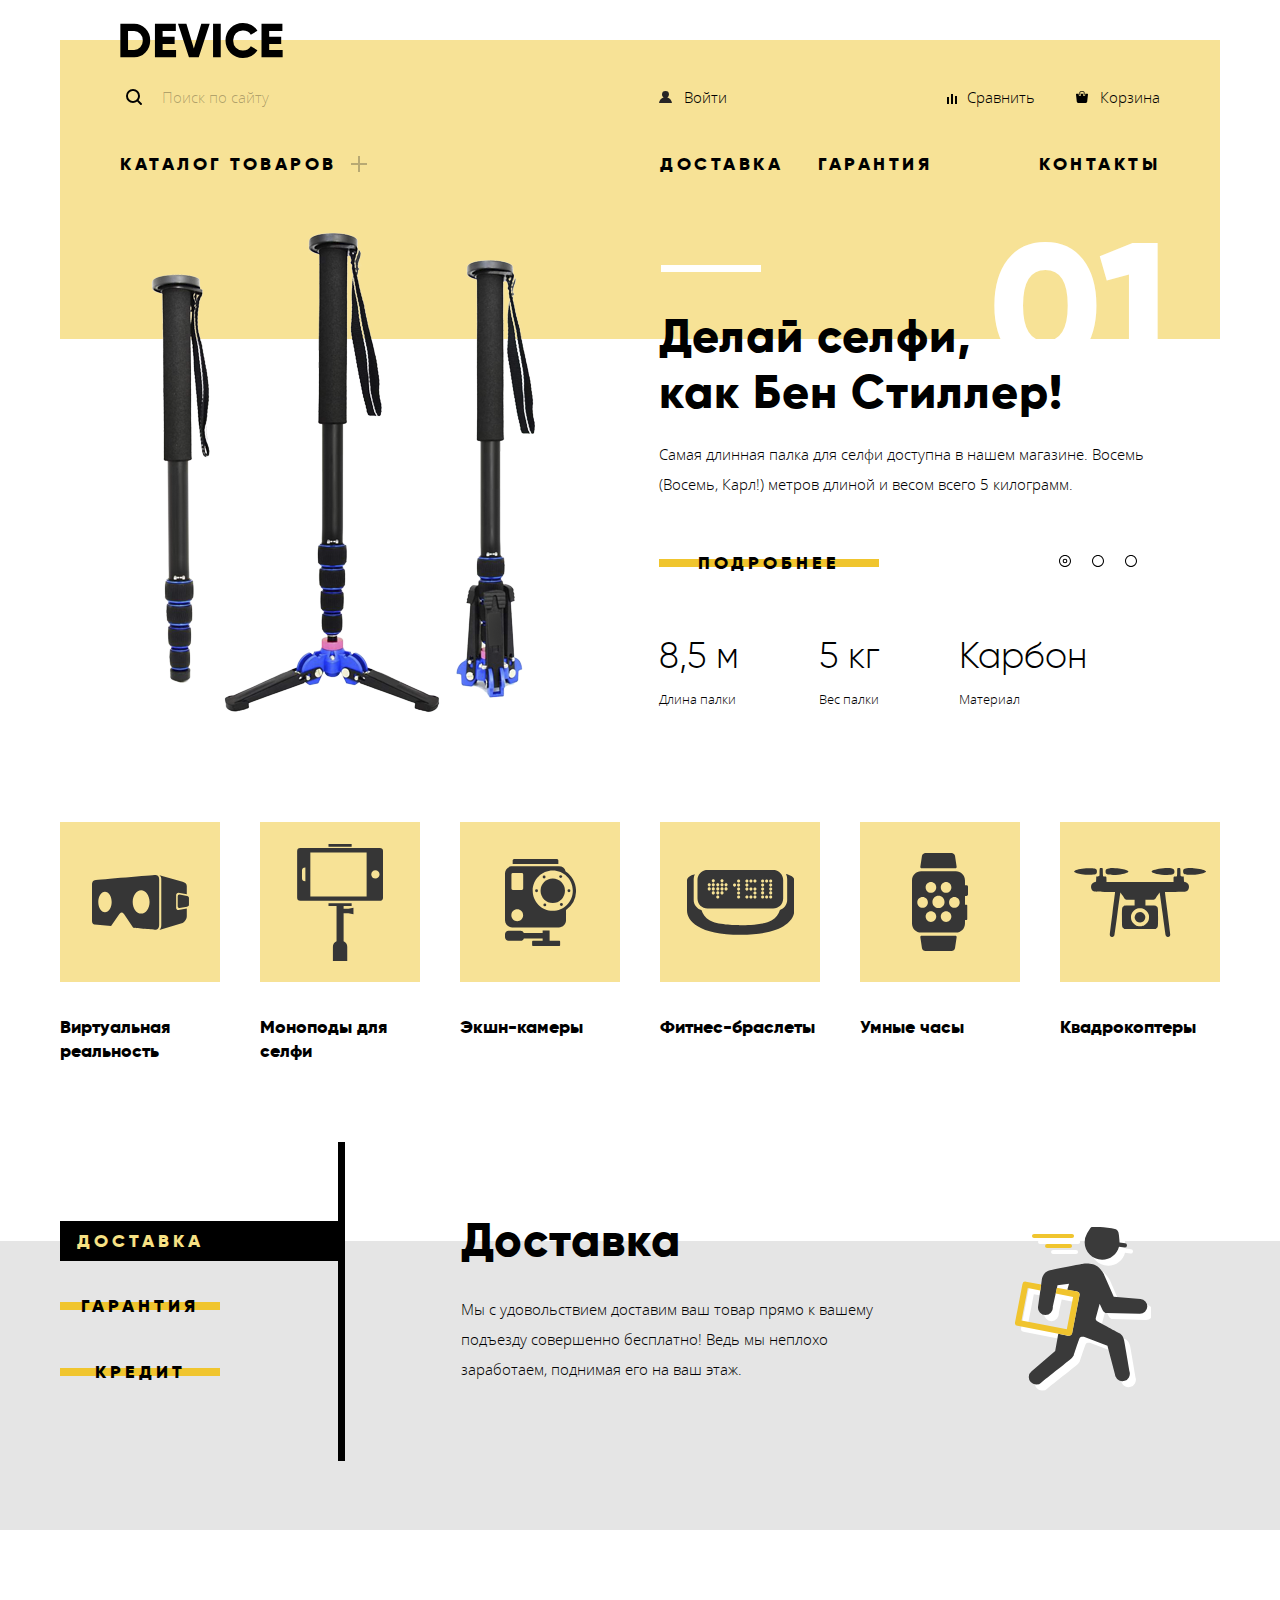
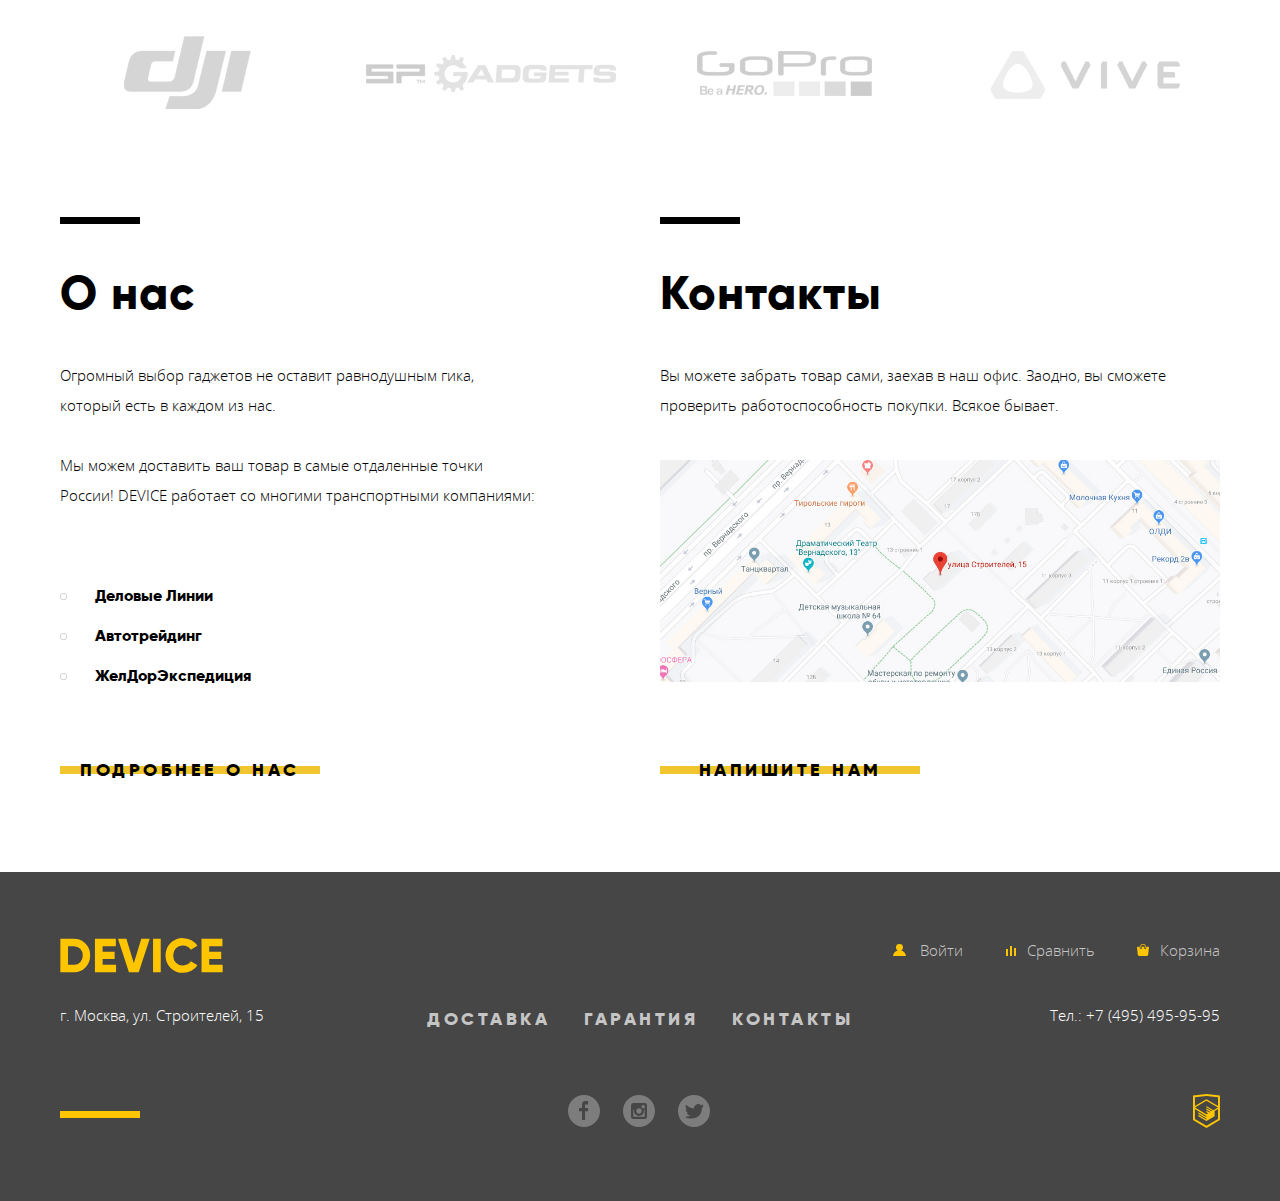
<file: index.html>
<!DOCTYPE html>
<html lang="ru">

<head>
  <meta charset="utf-8">
  <title>HTML Academy: Девайс</title>
  <link rel="stylesheet" href="css/normalize.css">
  <link rel="stylesheet" href="css/style.min.css">
</head>

<body>
  <div class="wrapper">
    <header class="header header--main">
      <div class="header__logo">
        <a>
          <img src="img/svg/logo-device.svg" width="163" height="35" alt="Логотип DEVICE">
        </a>
      </div>
      <nav class="header__navigation navigation">
        <ul class="navigation__list navigation__list--line-top">
          <li class="navigation__item navigation__item--search">
            <form class="navigation__search-form" action="https://echo.htmlacademy.ru" method="post">
              <input class="navigation__search-field" type="text" name="search" placeholder="Поиск по сайту">
              <input class="navigation__search-submit" type="submit" value="Найти">
            </form>
          </li>
          <li class="navigation__item  navigation__item--login">
            <a class="navigation__link navigation__link--small" href="#">Войти</a>
          </li>
          <li class="navigation__item navigation__item--compare">
            <a class="navigation__link navigation__link--small" href="#">Сравнить</a>
          </li>
          <li class="navigation__item navigation__item--cart">
            <a class="navigation__link navigation__link--small" href="#">Корзина</a>
          </li>
        </ul>
        <ul class="navigation__list navigation__list--line-bottom">
          <li class="navigation__item navigation__item--catalog">
            <a class="navigation__link navigation__link--catalog navigation__link--big" href="catalog.html">Каталог
              товаров</a>
            <ul class="navigation__catalog">
              <li><a class="navigation__link" href="#">Виртуальная реальность</a></li>
              <li><a class="navigation__link" href="#">Фитнес-браслеты</a></li>
              <li><a class="navigation__link" href="#">Квадрокоптеры</a></li>
              <li><a class="navigation__link" href="catalog.html">Моноподы для селфи</a></li>
              <li><a class="navigation__link" href="#">Умные часы</a></li>
              <li><a class="navigation__link" href="#">Экшн-камеры</a></li>
            </ul>
          </li>
          <li class="navigation__item navigation__item--delivery">
            <a class="navigation__link navigation__link--big" href="#">Доставка</a>
          </li>
          <li class="navigation__item navigation__item--warranty">
            <a class="navigation__link navigation__link--big" href="#">Гарантия</a>
          </li>
          <li class="navigation__item navigation__item--contacts">
            <a class="navigation__link navigation__link--big" href="#">Контакты</a>
          </li>
        </ul>
      </nav>
    </header>
  </div>
  <main>
    <div class="wrapper">
      <h1 class="page-title visually-hidden">DEVICE</h1>

      <section class="slider">
        <h2 class="visually-hidden">Слайдер</h2>

        <input type="radio" class="visually-hidden slider__radio slider__radio--selfie-stick" id="slider-selfie-stick"
          name="slider-button" checked>
        <label class="slider__button slider__button--selfie-stick" for="slider-selfie-stick"></label>

        <input type="radio" class="visually-hidden slider__radio slider__radio--watch" id="slider-watch"
          name="slider-button">
        <label class="slider__button slider__button--watch" for="slider-watch"></label>

        <input type="radio" class="visually-hidden slider__radio slider__radio--quadcopter" id="slider-quadcopter"
          name="slider-button">
        <label class="slider__button slider__button--quadcopter" for="slider-quadcopter"></label>


        <article class="slider__item slider__item--selfie-stick" data-slide="slide-1">
          <span class="slider__number">01</span>
          <div class="slider__photo">
            <img src="img/slider/selfie-stick.png" width="384" height="486" alt="Палка для селфи">
          </div>
          <div class="slider__description">
            <h1 class="slider__title">
              Делай селфи,<br>как Бен Стиллер!
            </h1>
            <p class="slider__info">
              Самая длинная палка для селфи доступна в нашем магазине. Восемь (Восемь, Карл!) метров длиной и весом
              всего 5 килограмм.
            </p>
            <div class="slider__actions">
              <a href="#" class="slider__more">Подробнее</a>
            </div>
            <div class="slider__features">
              <div class="slider__feature">
                <p class="slider__big-text">8,5 м</p>
                <p class="slider__small-text">Длина палки</p>
              </div>
              <div class="slider__feature">
                <p class="slider__big-text">5 кг</p>
                <p class="slider__small-text">Вес палки</p>
              </div>
              <div class="slider__feature">
                <p class="slider__big-text">Карбон</p>
                <p class="slider__small-text">Материал</p>
              </div>
            </div>
          </div>
        </article>
        <article class="slider__item slider__item--watch" data-slide="slide-2">
          <span class="slider__number">02</span>
          <div class="slider__photo">
            <img src="img/slider//fitness-band.png" width="345" height="485" alt="Фитнесс-браслет">
          </div>
          <div class="slider__description">
            <h1 class="slider__title">
              Худеем<br>правильно!
            </h1>
            <p class="slider__info">
              Мотивирующие фитнес-браслеты помогут найти в себе силы не пропускать занятия и соблюдать диету.
            </p>
            <div class="slider__actions">
              <a href="#" class="slider__more">Подробнее</a>
            </div>
            <div class="slider__features">
              <div class="slider__feature">
                <p class="slider__big-text">48 часов</p>
                <p class="slider__small-text">Без подзарядки</p>
              </div>
            </div>
          </div>
        </article>
        <article class="slider__item slider__item--quadcopter" data-slide="slide-3">
          <span class="slider__number">03</span>
          <div class="slider__photo">
            <img src="img/slider/quadcopter.png" width="526" height="334" alt="Квадрокоптер">
          </div>
          <div class="slider__description">
            <h1 class="slider__title">
              Порхает как бабочка, жалит как пчела!
            </h1>
            <p class="slider__info">
              Этот обычный, на первый взгляд, квадрокоптер оснащен мощным лазером, замаскированным под стандартную
              камеру.
            </p>
            <div class="slider__actions">
              <a href="#" class="slider__more">Подробнее</a>
            </div>
            <div class="slider__features">
              <div class="slider__feature">
                <p class="slider__big-text">800 м</p>
                <p class="slider__small-text">Дальность полёта</p>
              </div>
              <div class="slider__feature">
                <p class="slider__big-text">50 м</p>
                <p class="slider__small-text">Радиус поражения</p>
              </div>
            </div>
          </div>
        </article>
      </section>

      <section class="popular">
        <h2 class="visually-hidden">Популярные товары</h2>
        <ul class="popular__list">
          <li class="popular__item">
            <a href="#" class="popular__link">
              <div class="popular__square">
                <svg width="97" height="55" viewBox="0 0 97 55">
                  <g fill="#363636">
                    <path
                      d="M84.131 32.639V20.003c0-1.309 1.045-2.37 2.335-2.37l8.326 1.581V11.02c0-2.355-1.708-3.431-4.202-4.265L67.403.175c1.616 1.391 1.889 2.04 1.889 4.396V49.78c0 2.356-.45 4.066-1.967 5.21l23.265-7.065c2.401-.833 4.202-4.216 4.202-6.572V33.44l-8.326 1.567c-1.29.002-2.335-1.06-2.335-2.368z" />
                    <path
                      d="M95.129 20.979l-7.598-1.444c-1.008 0-1.824.829-1.824 1.851v9.868c0 1.023.816 1.852 1.824 1.852l7.598-1.431c1.154-.419 1.824-.829 1.824-1.852V22.83c0-1.022-.766-1.507-1.824-1.851zM67.17 4.483c0-5.08-4.232-4.459-4.232-4.459S5.832 4.738 2.838 5.145.001 9.532.001 9.532L0 45.812c0 3.743 2.599 3.753 2.599 3.753l16.477 1.403L27.212 39.3s1.109-1.828 2.505-1.828c1.397 0 2.432 1.861 2.432 1.861l9.061 13.521s18.895 1.909 22.521 1.909c3.626-.001 3.439-5.024 3.439-5.024V4.483zM12.982 37.192c-3.698 0-6.696-4.601-6.696-10.275s2.998-10.275 6.696-10.275c3.698 0 6.696 4.601 6.696 10.275s-2.998 10.275-6.696 10.275zm36.158 1.426c-4.662 0-8.441-5.239-8.441-11.701 0-6.463 3.78-11.702 8.441-11.702 4.662 0 8.442 5.239 8.442 11.702 0 6.462-3.78 11.701-8.442 11.701z" />
                  </g>
                </svg>
              </div>
              <h3 class="popular__title">
                Виртуальная реальность
              </h3>
            </a>
          </li>
          <li class="popular__item">
            <a href="#" class="popular__link">
              <div class="popular__square">
                <svg width="86" height="117" viewBox="0 0 86 117">
                  <g fill="#363636">
                    <path
                      d="M82.821 4.011H3.33A3.188 3.188 0 0 0 .142 7.199v46.413a3.187 3.187 0 0 0 3.188 3.189h79.492a3.188 3.188 0 0 0 3.189-3.189V7.199a3.189 3.189 0 0 0-3.19-3.188zM8.392 37.236h-.226a3.19 3.19 0 0 1-3.189-3.189v-7.283a3.188 3.188 0 0 1 3.189-3.188h.226v13.66zm61.231 15.172H13.341V8.402h56.282v44.006zM78.4 34.552c-2.289 0-4.146-1.855-4.146-4.147s1.856-4.147 4.146-4.147a4.146 4.146 0 1 1 0 8.294zM31.497 0h23.157v2.758H31.497zM46.608 64.861v-2.973h8.046V59.13H31.498v2.758h8.045v35.246a6.068 6.068 0 0 0-3.635 5.559V117h14.335v-14.307a6.062 6.062 0 0 0-3.636-5.557v-27.99h4.796l5.051 1.213v-6.711l-5.051 1.213h-4.795z" />
                  </g>
                </svg>
              </div>
              <h3 class="popular__title">
                Моноподы для селфи
              </h3>
            </a>
          </li>
          <li class="popular__item">
            <a href="#" class="popular__link">
              <div class="popular__square">
                <svg width="71" height="87" viewBox="0 0 71 87">
                  <g fill="#363636">
                    <path
                      d="M53.349 1.49c0-.736-.578-1.49-1.311-1.49H9.053C8.32 0 7.672.754 7.672 1.49v3.522h45.676V1.49zM54.202 81.809h-9.597V71.426h-6.958v2.507H18.774c-.537-1.254-1.757-2.148-3.181-2.148H3.559C1.642 71.784 0 73.387 0 75.311v3.018c0 1.924 1.642 3.48 3.559 3.48h12.035c1.511 0 2.792-.896 3.269-2.326h18.785v2.326H28.13c-.533 0-1.01.437-1.01.972v3.172c0 .535.478 1.048 1.01 1.048h26.072c.533 0 .93-.513.93-1.048V82.78c0-.535-.397-.971-.93-.971zM60.666 12.39a7.037 7.037 0 0 0-6.771-5.05H7.148C3.25 7.34 0 10.449 0 14.361v46.9c0 3.912 3.25 7.121 7.148 7.121h46.747c3.898 0 7.126-3.209 7.126-7.121V50.915a23.228 23.228 0 0 0 10.001-19.164c-.001-8.079-4.132-15.181-10.356-19.361zM12.238 62.151c-3.259 0-5.901-2.65-5.901-5.921 0-3.27 2.642-5.922 5.901-5.922s5.902 2.652 5.902 5.922c0 3.271-2.643 5.921-5.902 5.921zm5.961-32.605a1.42 1.42 0 0 1-1.418 1.422h-8.94a1.42 1.42 0 0 1-1.418-1.422v-14.16a1.42 1.42 0 0 1 1.418-1.423h8.939a1.42 1.42 0 0 1 1.418 1.423v14.16zm29.563 22.312c-11.076 0-20.057-9.01-20.057-20.123s8.98-20.124 20.057-20.124c11.077 0 20.058 9.01 20.058 20.124s-8.981 20.123-20.058 20.123z" />
                    <ellipse cx="47.762" cy="31.735" rx="12.188" ry="12.229" />
                    <circle cx="31.562" cy="31.736" r="1.435" />
                    <circle cx="63.963" cy="31.736" r="1.435" />
                    <circle cx="39.109" cy="17.994" r="1.435" />
                    <ellipse cx="56.415" cy="45.476" rx="1.43" ry="1.436" />
                    <circle cx="55.697" cy="17.565" r="1.435" />
                    <circle cx="39.828" cy="45.906" r="1.435" />
                  </g>
                </svg>
              </div>
              <h3 class="popular__title">
                Экшн-камеры
              </h3>
            </a>
          </li>
          <li class="popular__item">
            <a href="#" class="popular__link">
              <div class="popular__square">
                <svg x="0px" y="0px" width="107px" height="65px" viewBox="0 0 107 65"
                  enable-background="new 0 0 107 65">
                  <g>
                    <path fill="#363636" d="M98.967,4.074c0.752,1.441,1.209,3.08,1.209,4.818v21.102c0,4.616-3.092,8.527-7.246,9.9
                          c-1.325,3.987-3.778,7.854-8.051,10.432c-8.676,5.231-31.124,4.837-31.198,4.837c-0.078,0-22.513,0.395-31.189-4.837
                          c-4.216-2.545-6.708-6.347-8.042-10.279c-4.418-1.209-7.756-5.251-7.756-10.053V8.893c0-1.688,0.427-3.282,1.139-4.693
                          C4.17,5.109,0,6.918,0,10.434c0,6.243,0,25.687,0,29.983C0,50.668,11.839,64.85,53.657,64.85c41.82,0,53.657-14.182,53.657-24.433
                          c0-4.296,0-23.74,0-29.983C107.313,6.75,102.738,4.94,98.967,4.074z" />
                    <path fill="#363636" d="M20.561,38.459h65.523c5.564,0,10.074-4.513,10.074-10.077V9.935c0-5.563-4.51-10.075-10.074-10.075H20.561
                          c-5.564,0-10.075,4.511-10.075,10.075v18.447C10.486,33.946,14.997,38.459,20.561,38.459z M83.695,9.468
                          c0.867,0,1.569,0.703,1.569,1.57c0,0.866-0.702,1.569-1.569,1.569s-1.568-0.703-1.568-1.569
                          C82.127,10.17,82.828,9.468,83.695,9.468z M83.695,13.507c0.867,0,1.569,0.703,1.569,1.568c0,0.867-0.702,1.569-1.569,1.569
                          s-1.568-0.702-1.568-1.569C82.127,14.21,82.828,13.507,83.695,13.507z M83.695,17.546c0.867,0,1.569,0.702,1.569,1.569
                          c0,0.866-0.702,1.569-1.569,1.569s-1.568-0.703-1.568-1.569C82.127,18.248,82.828,17.546,83.695,17.546z M83.695,21.373
                          c0.867,0,1.569,0.704,1.569,1.569c0,0.867-0.702,1.568-1.569,1.568s-1.568-0.701-1.568-1.568
                          C82.127,22.076,82.828,21.373,83.695,21.373z M83.695,25.412c0.867,0,1.569,0.702,1.569,1.569c0,0.865-0.702,1.568-1.569,1.568
                          s-1.568-0.704-1.568-1.568C82.127,26.114,82.828,25.412,83.695,25.412z M79.656,9.468c0.867,0,1.568,0.703,1.568,1.57
                          c0,0.866-0.701,1.569-1.568,1.569c-0.865,0-1.568-0.703-1.568-1.569C78.088,10.17,78.791,9.468,79.656,9.468z M79.656,25.412
                          c0.867,0,1.568,0.702,1.568,1.569c0,0.865-0.701,1.568-1.568,1.568c-0.865,0-1.568-0.704-1.568-1.568
                          C78.088,26.114,78.791,25.412,79.656,25.412z M75.619,9.468c0.865,0,1.568,0.703,1.568,1.57c0,0.866-0.703,1.569-1.568,1.569
                          c-0.867,0-1.569-0.703-1.569-1.569C74.05,10.17,74.752,9.468,75.619,9.468z M75.619,13.507c0.865,0,1.568,0.703,1.568,1.568
                          c0,0.867-0.703,1.569-1.568,1.569c-0.867,0-1.569-0.702-1.569-1.569C74.05,14.21,74.752,13.507,75.619,13.507z M75.619,17.546
                          c0.865,0,1.568,0.702,1.568,1.569c0,0.866-0.703,1.569-1.568,1.569c-0.867,0-1.569-0.703-1.569-1.569
                          C74.05,18.248,74.752,17.546,75.619,17.546z M75.619,21.373c0.865,0,1.568,0.704,1.568,1.569c0,0.867-0.703,1.568-1.568,1.568
                          c-0.867,0-1.569-0.701-1.569-1.568C74.05,22.076,74.752,21.373,75.619,21.373z M75.619,25.412c0.865,0,1.568,0.702,1.568,1.569
                          c0,0.865-0.703,1.568-1.568,1.568c-0.867,0-1.569-0.704-1.569-1.568C74.05,26.114,74.752,25.412,75.619,25.412z M67.965,9.468
                          c0.867,0,1.568,0.703,1.568,1.57c0,0.866-0.701,1.569-1.568,1.569s-1.568-0.703-1.568-1.569C66.396,10.17,67.1,9.468,67.965,9.468z
                           M67.965,17.546c0.867,0,1.568,0.702,1.568,1.569c0,0.866-0.701,1.569-1.568,1.569s-1.568-0.703-1.568-1.569
                          C66.396,18.248,67.1,17.546,67.965,17.546z M67.965,21.427c0.867,0,1.568,0.701,1.568,1.568c0,0.865-0.701,1.569-1.568,1.569
                          s-1.568-0.704-1.568-1.569C66.396,22.128,67.1,21.427,67.965,21.427z M67.965,25.412c0.867,0,1.568,0.702,1.568,1.569
                          c0,0.865-0.701,1.568-1.568,1.568s-1.568-0.704-1.568-1.568C66.396,26.114,67.1,25.412,67.965,25.412z M63.926,9.468
                          c0.867,0,1.57,0.703,1.57,1.57c0,0.866-0.703,1.569-1.57,1.569c-0.865,0-1.569-0.703-1.569-1.569
                          C62.356,10.17,63.061,9.468,63.926,9.468z M63.926,17.546c0.867,0,1.57,0.702,1.57,1.569c0,0.866-0.703,1.569-1.57,1.569
                          c-0.865,0-1.569-0.703-1.569-1.569C62.356,18.248,63.061,17.546,63.926,17.546z M63.926,25.412c0.867,0,1.57,0.702,1.57,1.569
                          c0,0.865-0.703,1.568-1.57,1.568c-0.865,0-1.569-0.704-1.569-1.568C62.356,26.114,63.061,25.412,63.926,25.412z M59.888,9.468
                          c0.865,0,1.569,0.703,1.569,1.57c0,0.866-0.704,1.569-1.569,1.569c-0.867,0-1.568-0.703-1.568-1.569
                          C58.319,10.17,59.021,9.468,59.888,9.468z M59.888,13.507c0.865,0,1.569,0.703,1.569,1.568c0,0.867-0.704,1.569-1.569,1.569
                          c-0.867,0-1.568-0.702-1.568-1.569C58.319,14.21,59.021,13.507,59.888,13.507z M59.888,17.546c0.865,0,1.569,0.702,1.569,1.569
                          c0,0.866-0.704,1.569-1.569,1.569c-0.867,0-1.568-0.703-1.568-1.569C58.319,18.248,59.021,17.546,59.888,17.546z M59.888,25.412
                          c0.865,0,1.569,0.702,1.569,1.569c0,0.865-0.704,1.568-1.569,1.568c-0.867,0-1.568-0.704-1.568-1.568
                          C58.319,26.114,59.021,25.412,59.888,25.412z M51.598,9.468c0.867,0,1.569,0.703,1.569,1.57c0,0.866-0.702,1.569-1.569,1.569
                          c-0.867,0-1.568-0.703-1.568-1.569C50.029,10.17,50.731,9.468,51.598,9.468z M51.598,13.507c0.867,0,1.569,0.703,1.569,1.568
                          c0,0.867-0.702,1.569-1.569,1.569c-0.867,0-1.568-0.702-1.568-1.569C50.029,14.21,50.731,13.507,51.598,13.507z M51.598,17.546
                          c0.867,0,1.569,0.702,1.569,1.569c0,0.866-0.702,1.569-1.569,1.569c-0.867,0-1.568-0.703-1.568-1.569
                          C50.029,18.248,50.731,17.546,51.598,17.546z M51.598,21.427c0.867,0,1.569,0.701,1.569,1.568c0,0.865-0.702,1.569-1.569,1.569
                          c-0.867,0-1.568-0.704-1.568-1.569C50.029,22.128,50.731,21.427,51.598,21.427z M51.598,25.412c0.867,0,1.569,0.702,1.569,1.569
                          c0,0.865-0.702,1.568-1.569,1.568c-0.867,0-1.568-0.704-1.568-1.568C50.029,26.114,50.731,25.412,51.598,25.412z M47.559,13.507
                          c0.867,0,1.568,0.703,1.568,1.568c0,0.867-0.701,1.569-1.568,1.569s-1.569-0.702-1.569-1.569
                          C45.99,14.21,46.691,13.507,47.559,13.507z M39.057,13.295c0.865,0,1.569,0.703,1.569,1.568c0,0.867-0.704,1.569-1.569,1.569
                          c-0.867,0-1.571-0.703-1.571-1.569C37.486,13.998,38.189,13.295,39.057,13.295z M39.057,17.333c0.865,0,1.569,0.703,1.569,1.57
                          c0,0.866-0.704,1.57-1.569,1.57c-0.867,0-1.571-0.704-1.571-1.57C37.486,18.036,38.189,17.333,39.057,17.333z M35.018,9.255
                          c0.865,0,1.568,0.703,1.568,1.57c0,0.866-0.704,1.568-1.568,1.568c-0.867,0-1.569-0.703-1.569-1.568
                          C33.449,9.958,34.15,9.255,35.018,9.255z M35.018,13.295c0.865,0,1.568,0.703,1.568,1.568c0,0.867-0.704,1.569-1.568,1.569
                          c-0.867,0-1.569-0.703-1.569-1.569C33.449,13.998,34.15,13.295,35.018,13.295z M35.018,17.333c0.865,0,1.568,0.703,1.568,1.57
                          c0,0.866-0.704,1.57-1.568,1.57c-0.867,0-1.569-0.704-1.569-1.57C33.449,18.036,34.15,17.333,35.018,17.333z M35.018,21.373
                          c0.865,0,1.568,0.704,1.568,1.569c0,0.867-0.704,1.568-1.568,1.568c-0.867,0-1.569-0.701-1.569-1.568
                          C33.449,22.076,34.15,21.373,35.018,21.373z M30.764,13.295c0.867,0,1.569,0.703,1.569,1.568c0,0.867-0.702,1.569-1.569,1.569
                          c-0.867,0-1.568-0.703-1.568-1.569C29.196,13.998,29.897,13.295,30.764,13.295z M30.764,17.333c0.867,0,1.569,0.703,1.569,1.57
                          c0,0.866-0.702,1.57-1.569,1.57c-0.867,0-1.568-0.704-1.568-1.57C29.196,18.036,29.897,17.333,30.764,17.333z M30.764,21.373
                          c0.867,0,1.569,0.704,1.569,1.569c0,0.867-0.702,1.568-1.569,1.568c-0.867,0-1.568-0.701-1.568-1.568
                          C29.196,22.076,29.897,21.373,30.764,21.373z M30.764,25.412c0.867,0,1.569,0.702,1.569,1.569c0,0.865-0.702,1.568-1.569,1.568
                          c-0.867,0-1.568-0.704-1.568-1.568C29.196,26.114,29.897,25.412,30.764,25.412z M26.3,9.255c0.867,0,1.571,0.703,1.571,1.57
                          c0,0.866-0.704,1.568-1.571,1.568c-0.865,0-1.569-0.703-1.569-1.568C24.731,9.958,25.435,9.255,26.3,9.255z M26.3,13.295
                          c0.867,0,1.571,0.703,1.571,1.568c0,0.867-0.704,1.569-1.571,1.569c-0.865,0-1.569-0.703-1.569-1.569
                          C24.731,13.998,25.435,13.295,26.3,13.295z M26.3,17.333c0.867,0,1.571,0.703,1.571,1.57c0,0.866-0.704,1.57-1.571,1.57
                          c-0.865,0-1.569-0.704-1.569-1.57C24.731,18.036,25.435,17.333,26.3,17.333z M26.3,21.373c0.867,0,1.571,0.704,1.571,1.569
                          c0,0.867-0.704,1.568-1.571,1.568c-0.865,0-1.569-0.701-1.569-1.568C24.731,22.076,25.435,21.373,26.3,21.373z M22.263,13.295
                          c0.865,0,1.569,0.703,1.569,1.568c0,0.867-0.704,1.569-1.569,1.569c-0.867,0-1.569-0.703-1.569-1.569
                          C20.694,13.998,21.396,13.295,22.263,13.295z M22.263,17.333c0.865,0,1.569,0.703,1.569,1.57c0,0.866-0.704,1.57-1.569,1.57
                          c-0.867,0-1.569-0.704-1.569-1.57C20.694,18.036,21.396,17.333,22.263,17.333z" />
                  </g>
                </svg>
              </div>
              <h3 class="popular__title">
                Фитнес-браслеты
              </h3>
            </a>
          </li>
          <li class="popular__item">
            <a href="#" class="popular__link">
              <div class="popular__square">
                <svg width="56" height="98" viewBox="0 0 56 98">
                  <g fill="#363636">
                    <path
                      d="M54.494 32.197h-1.515v-4.64c0-5.052-4.087-9.186-9.082-9.186H9.082C4.086 18.372 0 22.505 0 27.557v42.868c0 5.052 4.087 9.185 9.083 9.185h34.815c4.995 0 9.082-4.133 9.082-9.185V67.01h1.515a.764.764 0 0 0 .757-.764V52.467a.765.765 0 0 0-.757-.766H52.98v-8.788h1.515c.832 0 1.514-.688 1.514-1.531v-7.654a1.529 1.529 0 0 0-1.515-1.531zm-20.412-3.109c2.926 0 5.299 2.398 5.299 5.358s-2.373 5.358-5.299 5.358-5.298-2.398-5.298-5.358 2.372-5.358 5.298-5.358zm-15.137 0c2.925 0 5.298 2.398 5.298 5.358s-2.373 5.358-5.298 5.358c-2.926 0-5.298-2.398-5.298-5.358s2.372-5.358 5.298-5.358zM5.297 49.397c0-2.959 2.371-5.358 5.298-5.358 2.926 0 5.298 2.399 5.298 5.358 0 2.959-2.373 5.358-5.298 5.358-2.927.001-5.298-2.399-5.298-5.358zm13.648 19.497c-2.926 0-5.298-2.398-5.298-5.358s2.372-5.358 5.298-5.358c2.925 0 5.298 2.398 5.298 5.358s-2.373 5.358-5.298 5.358zm1.49-19.903c0-3.382 2.711-6.124 6.055-6.124s6.055 2.742 6.055 6.124-2.711 6.124-6.055 6.124c-3.344-.001-6.055-2.742-6.055-6.124zm13.647 19.903c-2.926 0-5.298-2.398-5.298-5.358s2.372-5.358 5.298-5.358 5.299 2.398 5.299 5.358-2.373 5.358-5.299 5.358zm8.302-14.138c-2.927 0-5.298-2.399-5.298-5.358 0-2.959 2.371-5.358 5.298-5.358 2.926 0 5.298 2.399 5.298 5.358 0 2.958-2.372 5.358-5.298 5.358zM9.646 15.31h33.687c.843 0 1.432-.681 1.306-1.514L43.023 3.028l-.002-.002C42.771 1.362 41.189 0 39.506 0H13.474c-1.686 0-3.268 1.362-3.517 3.028L8.342 13.795c-.125.833.461 1.515 1.304 1.515zM43.333 82.671H9.646c-.843 0-1.429.683-1.304 1.516l1.615 10.767c.25 1.666 1.832 3.028 3.516 3.028h26.032c1.684 0 3.266-1.362 3.517-3.026v-.002l1.615-10.767c.128-.833-.461-1.516-1.304-1.516z" />
                  </g>
                </svg>
              </div>
              <h3 class="popular__title">
                Умные часы
              </h3>
            </a>
          </li>
          <li class="popular__item">
            <a href="#" class="popular__link">
              <div class="popular__square">
                <svg width="132" height="69" viewBox="0 0 132 69">
                  <g fill="#363636">
                    <path
                      d="M12.052.258C6.507.745 1.838 1.85.575 2.93c-.722.616-.722.616-.232 1.156.644.72 3.713 1.645 7.247 2.237 3.998.668 12.51.693 13.724.051 1.211-.668 1.624-1.414 1.624-2.981 0-1.619-.62-2.416-2.218-2.853C19.274.154 14.94 0 12.052.258zM25.774.488c-.129.283-.258 2.108-.258 4.112 0 4.061.155 3.778-2.192 3.933l-1.03.077-.13 2.545-.129 2.544-1.186.283c-2.58.668-4 2.595-3.792 5.294.128 1.927 1.03 3.341 2.579 4.087 1.109.513 1.47.538 11.246.538 5.545 0 10.137.079 10.188.18.051.13-1.11 9.408-2.58 20.64-1.444 11.23-2.682 20.997-2.708 21.666-.051 1.617.826 2.62 2.348 2.62 1.237 0 2.012-.64 2.321-1.9.13-.514 1.496-10.334 3.018-21.822 1.522-11.463 2.863-20.869 2.94-20.869.104 0 1.084 1.413 2.193 3.136 2.94 4.626 2.399 4.317 7.635 4.317h4.359v5.63l-5.133.077c-4.72.077-5.21.127-5.881.615-1.573 1.157-1.625 1.415-1.625 10.977 0 9.534.026 9.792 1.522 11.05l.851.695H81.695l.851-.696c1.496-1.257 1.52-1.515 1.52-11.05 0-9.56-.05-9.819-1.622-10.976-.671-.488-1.161-.538-5.882-.615l-5.132-.077v-5.63h4.36c5.234 0 4.693.309 7.633-4.317 1.11-1.723 2.09-3.136 2.194-3.136.076 0 1.418 9.406 2.94 20.869 1.522 11.488 2.889 21.308 3.018 21.821.31 1.26 1.082 1.902 2.321 1.902 1.521 0 2.4-1.004 2.347-2.621-.026-.67-1.264-10.436-2.71-21.666-1.468-11.232-2.63-20.51-2.577-20.64.05-.101 4.641-.18 10.19-.18 9.774 0 10.135-.025 11.243-.538 1.548-.746 2.45-2.16 2.58-4.087.206-2.699-1.212-4.626-3.792-5.294l-1.187-.283-.127-2.544-.13-2.545-1.031-.077c-2.347-.155-2.194.128-2.194-3.933 0-2.004-.128-3.829-.257-4.112-.206-.36-.543-.488-1.367-.488-.619 0-1.238.128-1.42.309-.206.205-.31 1.465-.31 3.932 0 2.467-.102 3.727-.309 3.932-.18.18-.901.308-1.65.308-1.625 0-1.65.052-1.65 3.11v2.287H32.48v-2.287c0-3.058-.024-3.11-1.65-3.11-.748 0-1.47-.129-1.65-.308-.207-.205-.31-1.465-.31-3.932 0-2.467-.103-3.727-.31-3.932-.18-.18-.8-.309-1.418-.309-.825 0-1.16.128-1.368.488zm42.843 40.12c2.889.899 5.392 3.393 6.166 6.168.439 1.543.31 4.216-.284 5.784-.696 1.875-2.685 4.01-4.565 4.935-1.29.642-1.754.719-3.921.719s-2.631-.077-3.92-.719c-1.885-.926-3.87-3.06-4.567-4.935-.592-1.568-.722-4.24-.283-5.784.748-2.723 3.25-5.27 6.061-6.168 2.012-.642 3.3-.642 5.313 0z" />
                    <path
                      d="M63.794 44.438c-2.037.925-3.507 3.649-3.069 5.73.774 3.677 4.823 5.553 7.996 3.702 1.985-1.158 2.99-3.547 2.45-5.783-.568-2.39-2.734-4.138-5.158-4.138-.646 0-1.626.232-2.22.489zM36.092.154c-3.92.668-4.513 1.131-4.513 3.444 0 1.825.463 2.416 2.268 2.956 1.55.462 7.172.514 10.5.128 6.86-.822 11.321-2.544 9.698-3.752-1.265-.9-4.902-1.876-9.054-2.39-2.475-.308-7.996-.54-8.9-.386zM89.484.258C83.165.848 77.62 2.339 77.62 3.444c0 1.722 7.84 3.47 15.63 3.495 5.804 0 7.196-.642 7.196-3.34 0-1.825-.619-2.622-2.373-3.085C96.423.103 92.398 0 89.484.258zM112.776.283c-1.78.231-3.018.77-3.43 1.491-.387.77-.31 2.904.154 3.572.928 1.31 1.652 1.465 7.068 1.465 3.661 0 5.802-.129 7.867-.488 3.534-.592 6.603-1.517 7.248-2.237.49-.54.49-.54-.233-1.156-1.34-1.13-5.958-2.185-11.916-2.672-3.481-.283-4.488-.283-6.758.025z" />
                  </g>
                </svg>
              </div>
              <h3 class="popular__title">
                Квадрокоптеры
              </h3>
            </a>
          </li>
        </ul>
      </section>
    </div>

    <section class="services">
      <div class="wrapper">
        <h2 class="visually-hidden">Услуги</h2>
        <input type="radio" class="visually-hidden services__radio services__radio--delivery" id="services-delivery"
          name="services-button" checked>
        <label class="services__button" for="services-delivery">Доставка</label>
        <input type="radio" class="visually-hidden services__radio services__radio--warranty" id="services-warranty"
          name="services-button">
        <label class="services__button services__button--warranty" for="services-warranty">Гарантия</label>
        <input type="radio" class="visually-hidden services__radio services__radio--credit" id="services-credit"
          name="services-button">
        <label class="services__button services__button--credit" for="services-credit">Кредит</label>
        <div class="services__info services__info--delivery">
          <h3 class="services__title">Доставка</h3>
          <p class="services__description">Мы с удовольствием доставим ваш товар прямо к вашему подъезду совершенно
            бесплатно! Ведь мы неплохо заработаем, поднимая его на ваш этаж.</p>
        </div>
        <div class="services__info services__info--warranty">
          <h3 class="services__title">Гарантия</h3>
          <p class="services__description">Если из-за возгорания купленного у нас товара у вас сгорит дом — не
            переживайте, мы выдадим вам новый.
            Товар, не дом, конечно же.</p>
        </div>
        <div class="services__info services__info--credit">
          <h3 class="services__title">Кредит</h3>
          <p class="services__description">Залезть в долговую яму стало проще! Кредитные консультанты подберут для вас
            наиболее выгодные
            условия кредита. Выгодные для нашего банка, разумеется.</p>
        </div>
      </div>
    </section>

    <div class="wrapper">
      <section class="clients">
        <h2 class="visually-hidden">Наши клиенты</h2>
        <ul class="clients__list">
          <li class="clients__item">
            <a href="#" class="clients__link">
              <img width="260" height="100" src="img/clients/logo-1.jpg" alt="DJI logo">
            </a>
          </li>
          <li class="clients__item">
            <a href="#" class="clients__link">
              <img width="260" height="100" src="img/clients/logo-2.jpg" alt="SPADGETS logo">
            </a>
          </li>
          <li class="clients__item">
            <a href="#" class="clients__link">
              <img width="260" height="100" src="img/clients/logo-3.jpg" alt="GoPro logo">
            </a>
          </li>
          <li class="clients__item">
            <a href="#" class="clients__link">
              <img width="260" height="100" src="img/clients/logo-4.jpg" alt="VIVE logo">
            </a>
          </li>
        </ul>
      </section>

      <section class="information">
        <h2 class="visually-hidden">Информация и контакты</h2>
        <div class="information__item information__item--about">
          <h3 class="information__title">О нас</h3>
          <p class="information__description">
            Огромный выбор гаджетов не оставит равнодушным гика, который есть в каждом из нас.<br><br>
            Мы можем доставить ваш товар в самые отдаленные точки России! DEVICE работает со многими транспортными
            компаниями:
          </p>
          <ul class="information__list">
            <li class="information__transport-company">Деловые Линии</li>
            <li class="information__transport-company">Автотрейдинг</li>
            <li class="information__transport-company">ЖелДорЭкспедиция</li>
          </ul>
          <a class="information__link" href="#">Подробнее о нас</a>
        </div>
        <div class="information__item information__item--contacts">
          <h3 class="information__title">Контакты</h3>
          <p class="information__description">
            Вы можете забрать товар сами, заехав в наш офис. Заодно, вы сможете проверить работоспособность покупки.
            Всякое бывает.
          </p>
          <a class="information__map" href="#">
            <img src="img/map/map.jpg" width="560" height="222" alt="Москва, ул. Строителей, 15">
          </a>

          <a class="information__link information__link--show-form" href="write-us.html">Напишите нам</a>
        </div>
      </section>
    </div>
  </main>

  <footer class="footer">
    <div class="wrapper">
      <div class="footer__item">
        <a class="footer__logo">
          <svg width="163" height="35" viewBox="0 0 164 35">
            <path
              d="m0.35 0.7v33.6h13.532a15.723 15.723 0 0 0 11.72-4.824 16.464 16.464 0 0 0 4.712-11.976 16.465 16.465 0 0 0-4.712-11.976 15.723 15.723 0 0 0-11.72-4.824zm7.733 26.208v-18.819h5.8a8.648 8.648 0 0 1 6.5 2.568 9.412 9.412 0 0 1 2.489 6.84 9.41 9.41 0 0 1-2.489 6.84 8.646 8.646 0 0 1-6.5 2.568h-5.8zm34.8-5.952h12.082v-7.3h-12.086v-5.567h13.291v-7.389h-21.024v33.6h21.265v-7.392h-13.532v-5.952zm36.343 13.344 11.019-33.6h-8.458l-7.491 24.72-7.491-24.72h-8.457l11.019 33.6zm14.4 0h7.733v-33.6h-7.733zm38.615-1.416a15.514 15.514 0 0 0 6.041-5.688l-6.67-3.84a7.488 7.488 0 0 1-3.165 3.024 9.874 9.874 0 0 1-4.664 1.1 9.594 9.594 0 0 1-7.177-2.736 9.907 9.907 0 0 1-2.682-7.248 9.908 9.908 0 0 1 2.682-7.248 9.594 9.594 0 0 1 7.177-2.736 9.914 9.914 0 0 1 4.64 1.08 7.6 7.6 0 0 1 3.189 3.048l6.67-3.84a15.881 15.881 0 0 0-6.09-5.688 17.419 17.419 0 0 0-8.409-2.088 17.12 17.12 0 0 0-17.592 17.472 17.12 17.12 0 0 0 17.589 17.476 17.519 17.519 0 0 0 8.458-2.088zm17.881-11.928h12.082v-7.3h-12.085v-5.567h13.29v-7.389h-21.022v33.6h21.264v-7.392h-13.532v-5.952z" />
          </svg>
        </a>
        <nav class="footer__navigation navigation">
          <ul class="navigation__list navigation__list--line-top">
            <li class="navigation__item  navigation__item--login">
              <a class="navigation__link navigation__link--small" href="#">
                <svg width="13" height="12" viewBox="0 0 13 12">
                  <path
                    d="M.032 12h12.937c-.163-2.643-2.074-4.837-4.671-5.543a3.47 3.47 0 0 0 1.687-2.972 3.485 3.485 0 0 0-6.97 0c0 1.264.68 2.361 1.688 2.972C2.106 7.163.194 9.357.032 12z" />
                </svg>
                Войти</a>
            </li>
            <li class="navigation__item navigation__item--compare">
              <a class="navigation__link navigation__link--small" href="#">
                <svg width="10" height="10" viewBox="0 0 10 10">
                  <path d="M8 2h1.984v8H8zM0 3h1.984v7H0zM4 0h2v10H4z" /></svg>
                Сравнить</a>
            </li>
            <li class="navigation__item navigation__item--cart">
              <a class="navigation__link navigation__link--small" href="#">
                <svg width="12" height="12" viewBox="0 0 12 12">
                  <path
                    d="M11.864 3.017a.429.429 0 0 0-.327-.154H9.225V4.09c0 .563-.484 1.022-1.08 1.022-.594 0-1.078-.458-1.078-1.022V2.863H4.909V4.09c0 .563-.485 1.022-1.08 1.022-.595 0-1.078-.458-1.078-1.022V2.863H.438a.43.43 0 0 0-.327.154.472.472 0 0 0-.108.358l.776 7.134c.015.806.642 1.455 1.411 1.455h7.595c.77 0 1.396-.649 1.411-1.455l.776-7.134a.476.476 0 0 0-.108-.358z" />
                  <path
                    d="M3.829 4.499c.239 0 .433-.184.433-.409V1.84c0-.632.672-1.022 1.295-1.022h1.079c.655 0 1.078.401 1.078 1.022v2.25c0 .225.194.409.431.409.239 0 .433-.184.433-.409V1.84C8.577.773 7.761 0 6.636 0H5.557c-1.19 0-2.159.826-2.159 1.84v2.25c0 .225.194.409.431.409z" />
                </svg>
                Корзина</a>
            </li>
          </ul>
        </nav>
      </div>
      <div class="footer__item footer__item--information">
        <p class="footer__address">
          г. Москва, ул. Строителей, 15
        </p>
        <nav class="footer__navigation navigation">
          <ul class="navigation__list navigation__list--line-bottom">
            <li class="navigation__item navigation__item--delivery">
              <a class="navigation__link navigation__link--big">Доставка</a>
            </li>
            <li class="navigation__item navigation__item--warranty">
              <a class="navigation__link navigation__link--big">Гарантия</a>
            </li>
            <li class="navigation__item navigation__item--contacts">
              <a class="navigation__link navigation__link--big">Контакты</a>
            </li>
          </ul>
        </nav>
        <a class="footer__phone" href="tel:+74954959595">Тел.: +7 (495) 495-95-95</a>
      </div>
      <div class="footer__item footer__item--links">
        <ul class="footer__social social">
          <li class="social__item social__item--facebook">
            <a class="social__link" href="#">
              <span class="visually-hidden">Facebook</span>
              <svg width="32" height="32" viewBox="0 0 32 32">
                <path fill="#FFF"
                  d="M16 0C7.164 0 0 7.163 0 16s7.164 16 16 16c8.837 0 16-7.164 16-16S24.837 0 16 0zm4.062 9.455h-3.021v3.444h3.021v3.445h-3.021v8.61H14.02v-8.61H11v-3.445h3.021V9.455c0-1.902 1.353-3.445 3.021-3.445h3.021v3.445z" />
              </svg>
            </a>
          </li>
          <li class="social__item social__item--instagram">
            <a class="social__link" href="#">
              <span class="visually-hidden">Instagram</span>
              <svg width="32" height="32" viewBox="0 0 32 32">
                <g fill="#FFF">
                  <path
                    d="M20.916 16a4.938 4.938 0 1 1-9.877 0c0-.394.051-.773.138-1.14h-.897v6.838h11.396V14.86h-.897c.086.367.137.746.137 1.14z" />
                  <path
                    d="M15.978 18.659c1.466 0 2.659-1.193 2.659-2.659s-1.193-2.659-2.659-2.659c-1.466 0-2.659 1.193-2.659 2.659s1.192 2.659 2.659 2.659zM18.637 10.302h3.039v3.039h-3.039z" />
                  <path
                    d="M16 0C7.164 0 0 7.164 0 16c0 8.837 7.164 16 16 16 8.837 0 16-7.163 16-16 0-8.836-7.163-16-16-16zm7.955 21.698a2.285 2.285 0 0 1-2.279 2.279H10.279A2.285 2.285 0 0 1 8 21.698V10.302a2.286 2.286 0 0 1 2.279-2.279h11.396a2.286 2.286 0 0 1 2.279 2.279v11.396z" />
                </g>
              </svg>
            </a>
          </li>
          <li class="social__item social__item--twitter">
            <a class="social__link" href="#">
              <span class="visually-hidden">Twitter</span>
              <svg width="32" height="32" viewBox="0 0 32 32">
                <path fill="#FFF"
                  d="M16 0C7.164 0 0 7.164 0 16c0 8.837 7.164 16 16 16 8.837 0 16-7.163 16-16 0-8.836-7.163-16-16-16zm7.944 12.809c-.251 6.516-3.463 10.832-10.992 10.702h-.486c-.447 0-4.543-.443-5.344-1.823 2.479.19 4.247-.406 5.12-1.136-1.048-.289-2.923-.461-3.251-2.848.384.104.618.221 1.299.113-1.307-.824-2.758-1.519-2.679-3.643.311.317 1.164.518 1.46.457-.768-.233-2.149-3.244-.974-4.781 1.984 1.79 4.075 3.482 7.804 3.643.227-2.214 1.24-3.699 3.168-4.325 1.84-.479 3.255.26 3.901 1.138.737-.224 1.453-.466 2.193-.685-.004.833-.569 1.463-.935 1.709.747.165 1.423-.475 1.423-.475-.184.963-1.094 1.725-1.707 1.954z" />
              </svg>
            </a>
          </li>
        </ul>
        <a class="footer__htmlacademy" href="https://htmlacademy.ru" target="blank">
          <svg width="26.943" height="34.09" viewBox="0 0 26.943 34.09">
            <path
              d="M13.62.017L13.472 0 0 1.412v24.661l13.473 8.017 13.43-7.99.042-.025V1.412L13.62.017zm11.399 12.11L13.495 5.334l-.001-.104-.087.05-.088-.056v.109L1.925 12.118V3.147l11.548-1.212L25.02 3.147v8.98zm-11.614-5.34L24.923 13.5l-4.479 2.64-7.093-4.221-.014 1.415 5.904 3.513-.86.507-5.03-2.992-.014 1.415 3.827 2.275-.782.523-3.031-1.787-.014 1.413 1.853 1.091-1.8 1.081-11.356-6.751 11.371-6.835zm-11.48 8.34l11.411 6.791.016 1.044-7.942-4.728-.015 1.416 7.979 4.795.018 1.076-7.973-4.74-.013 1.414 8.021 4.822.046.025 8.143-4.872-.011-5.177 3.415-2.036v10.021L13.472 31.85 1.925 24.979v-9.852z" />
          </svg>
        </a>
      </div>
    </div>
  </footer>

  <form class="write-us" action="https://echo.htmlacademy.ru" method="post">
    <button class="modal-close">
      <svg width="55" height="55" viewBox="0 0 55 55">
        <path fill="#F0C52E"
          d="M27.5 0C12.312 0 0 12.312 0 27.5S12.312 55 27.5 55 55 42.688 55 27.5 42.688 0 27.5 0zm11.476 37.072l-1.486 1.426-9.99-9.574-9.987 9.574-1.488-1.426 9.988-9.573-9.987-9.573 1.487-1.425 9.987 9.573 9.988-9.573 1.487 1.425-9.989 9.574 9.99 9.572z" />
      </svg>
    </button>
    <div class="form__item form__item--name write-us__item write-us__item--name">
      <label for="name">Ваше имя</label>
      <input type="text" id="name" name="name" placeholder="Имя Фамилия">
    </div>
    <div class="write-us__item write-us__item--email">
      <label for="email">Ваше e-mail</label>
      <input type="text" id="email" name="email" placeholder="email@example.com">
    </div>
    <div class="write-us__item write-us__item--message">
      <label for="message">Текст письма</label>
      <textarea name="message" id="message" rows="8" placeholder="В свободной форме"></textarea>
    </div>
    <button class="write-us__submit" type="submit">Отправить</button>
  </form>

  <div class="map-popup">
    <button class="modal-close">
      <svg width="55" height="55" viewBox="0 0 55 55">
        <path fill="#F0C52E"
          d="M27.5 0C12.312 0 0 12.312 0 27.5S12.312 55 27.5 55 55 42.688 55 27.5 42.688 0 27.5 0zm11.476 37.072l-1.486 1.426-9.99-9.574-9.987 9.574-1.488-1.426 9.988-9.573-9.987-9.573 1.487-1.425 9.987 9.573 9.988-9.573 1.487 1.425-9.989 9.574 9.99 9.572z" />
      </svg>
    </button>
    <iframe class="map-iframe"
      src="https://www.google.com/maps/embed?pb=!1m18!1m12!1m3!1d1891.2683770190822!2d37.52833177538722!3d55.68707859347343!2m3!1f0!2f0!3f0!3m2!1i1024!2i768!4f13.1!3m3!1m2!1s0x46b54cf65f5c8955%3A0x694710ccd55501e!2z0YPQuy4g0KHRgtGA0L7QuNGC0LXQu9C10LksIDE1LCDQnNC-0YHQutCy0LAsIDExOTMxMQ!5e0!3m2!1sru!2sru!4v1560897329814!5m2!1sru!2sru"
      allowfullscreen>
    </iframe>
  </div>
  <script src="js/modal.min.js"></script>
</body>

</html>
</file>
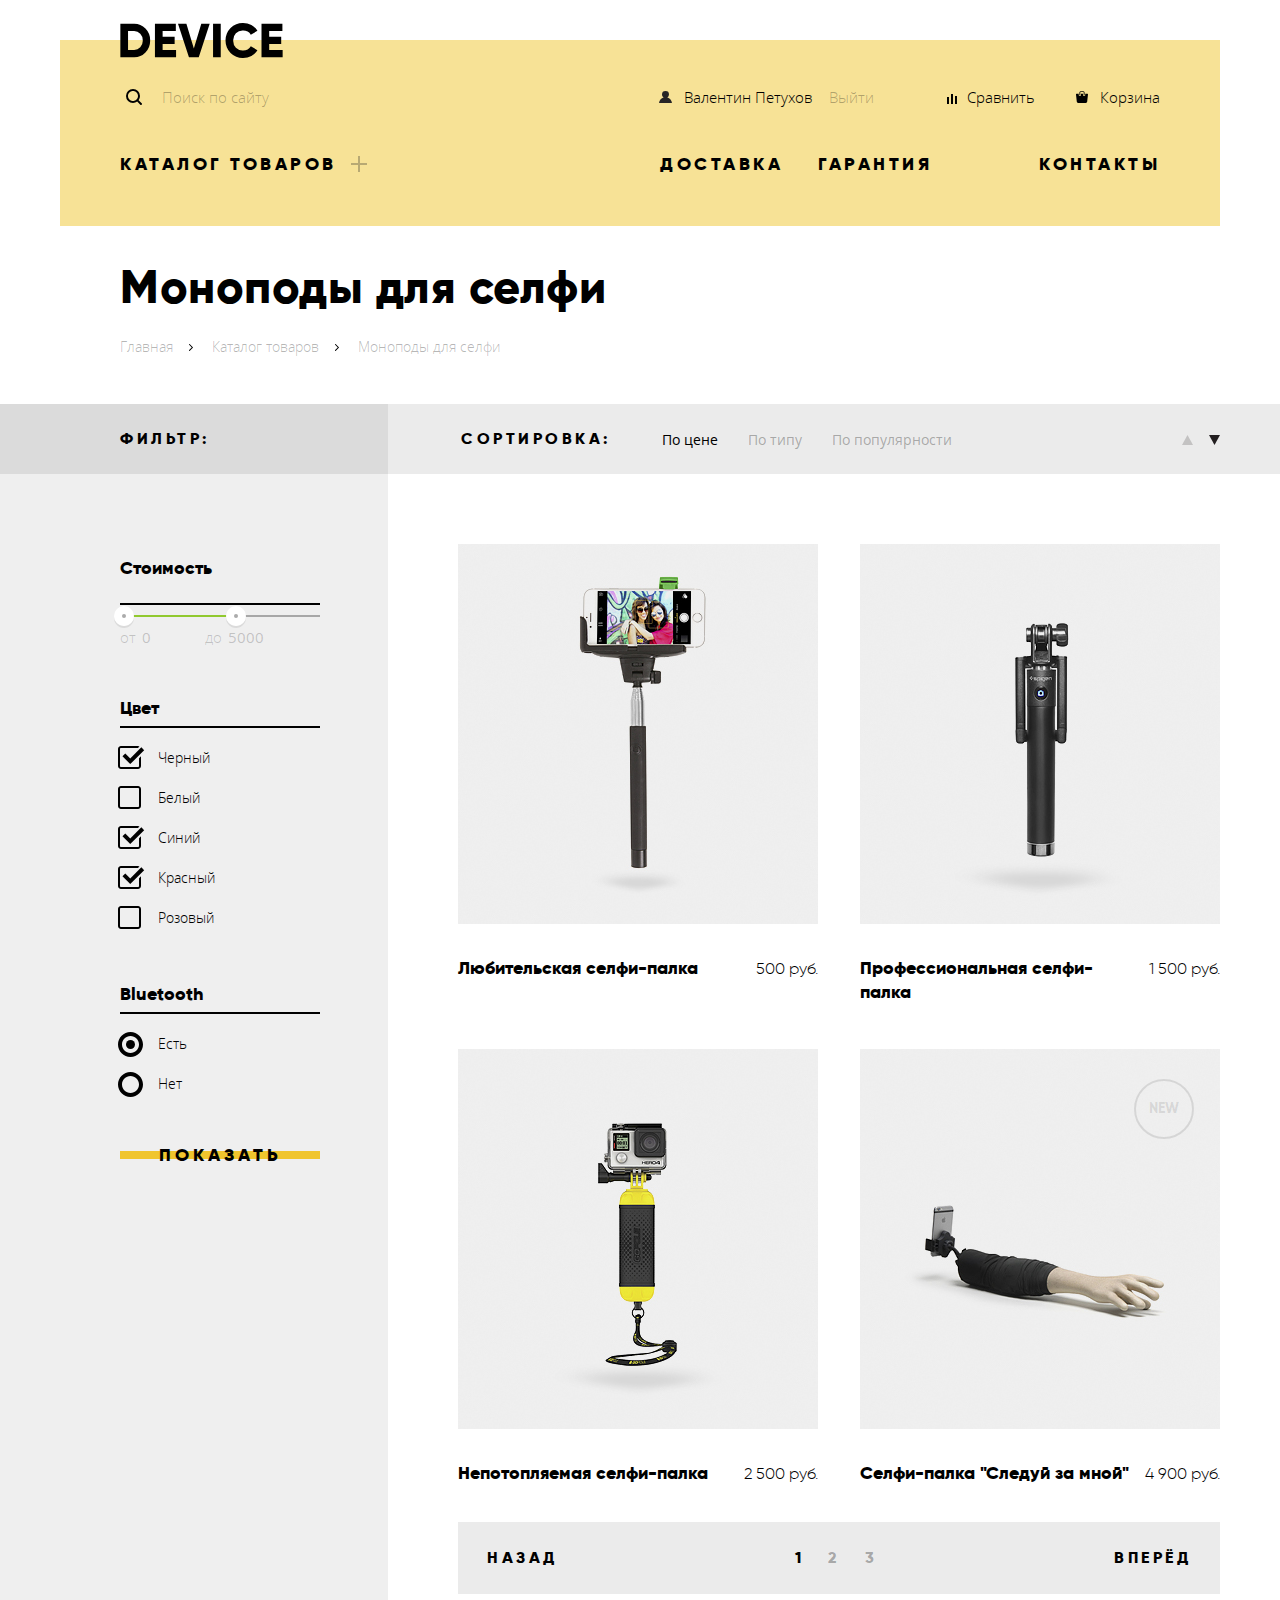
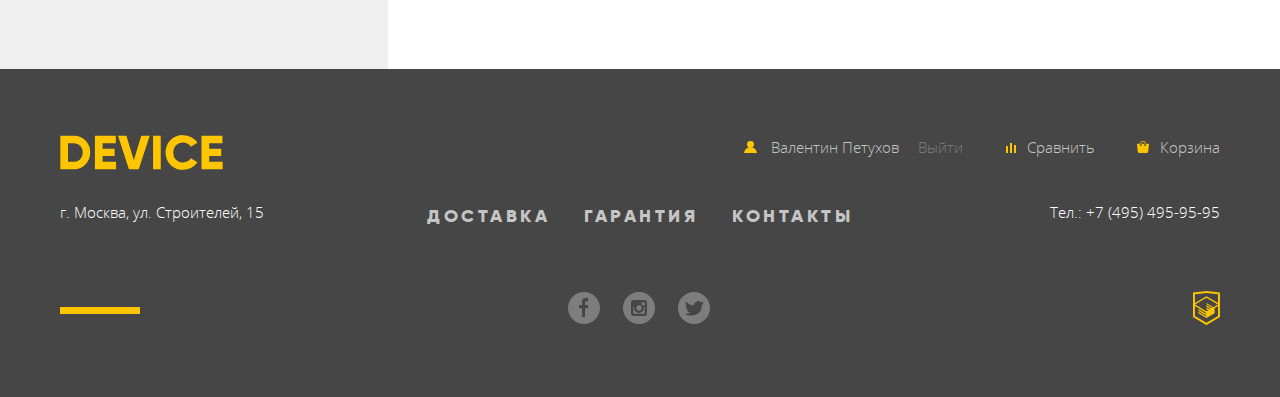
<file: catalog.html>
<!DOCTYPE html>
<html lang="ru">

<head>
  <meta charset="utf-8">
  <title>HTML Academy: Девайс</title>
  <link rel="stylesheet" href="css/normalize.css">
  <link rel="stylesheet" href="css/style.min.css">
</head>

<body>
  <div class="wrapper">
    <header class="header">
      <div class="header__logo">
        <a href="index.html">
          <img src="img/svg/logo-device.svg" width="163" height="35" alt="Логотип DEVICE">
        </a>
      </div>
      <nav class="header__navigation navigation">
        <ul class="navigation__list navigation__list--line-top">
          <li class="navigation__item navigation__item--search">
            <form class="navigation__search-form" action="https://echo.htmlacademy.ru" method="post">
              <input class="navigation__search-field" type="text" placeholder="Поиск по сайту">
              <input class="navigation__search-submit" type="submit" value="Найти">
            </form>
          </li>
          <li class="navigation__item  navigation__item--login">
            <a class="navigation__link navigation__link--small" href="#">Валентин Петухов</a>
            <a class="navigation__logout" href="#">Выйти</a>
          </li>
          <li class="navigation__item navigation__item--compare">
            <a class="navigation__link navigation__link--small" href="#">Сравнить</a>
          </li>
          <li class="navigation__item navigation__item--cart">
            <a class="navigation__link navigation__link--small" href="#">Корзина</a>
          </li>
        </ul>
        <ul class="navigation__list navigation__list--line-bottom">
          <li class="navigation__item navigation__item--catalog">
            <a class="navigation__link navigation__link--catalog navigation__link--big" href="catalog.html">Каталог
              товаров</a>
            <ul class="navigation__catalog">
              <li><a class="navigation__link" href="#">Виртуальная реальность</a></li>
              <li><a class="navigation__link" href="#">Фитнес-браслеты</a></li>
              <li><a class="navigation__link" href="#">Квадрокоптеры</a></li>
              <li><a class="navigation__link" href="#">Моноподы для селфи</a></li>
              <li><a class="navigation__link" href="#">Умные часы</a></li>
              <li><a class="navigation__link" href="#">Экшн-камеры</a></li>
            </ul>
          </li>
          <li class="navigation__item navigation__item--delivery">
            <a class="navigation__link navigation__link--big" href="#">Доставка</a>
          </li>
          <li class="navigation__item navigation__item--warranty">
            <a class="navigation__link navigation__link--big" href="#">Гарантия</a>
          </li>
          <li class="navigation__item navigation__item--contacts">
            <a class="navigation__link navigation__link--big" href="#">Контакты</a>
          </li>
        </ul>
      </nav>
    </header>
  </div>

  <main>
    <div class="wrapper">
      <h1 class="page-title">Моноподы для селфи</h1>
      <ul class="breadcrumbs">
        <li class="breadcrumbs__item">
          <a href="index.html" class="breadcrumbs__link">Главная</a>
        </li>
        <li class="breadcrumbs__item">
          <a href="catalog.html" class="breadcrumbs__link">Каталог товаров</a>
        </li>
        <li class="breadcrumbs__item">
          <a class="breadcrumbs__link">Моноподы для селфи</a>
        </li>
      </ul>
    </div>
    <div class="catalog-columns">
      <div class="wrapper">
        <aside class="filter">
          <h2 class="filter__title">Фильтр:</h2>
          <form class="filter__forms" action="https://echo.htmlacademy.ru" method="post">
            <fieldset class="filter__form range">
              <legend>Стоимость</legend>
              <div class="range__controls">
                <div class="range__scale">
                  <div class="range__bar"></div>
                </div>
                <div class="range__toggle range__toggle--min"></div>
                <div class="range__toggle range__toggle--max"></div>
              </div>
              <div class="range__price">
                <label class="range__min-price">от <input type="text" name="min-price" value="0"></label>
                <label class="range__max-price">до <input type="text" name="max-price" value="5000"></label>
              </div>
            </fieldset>
            <fieldset class="filter__form color">
              <legend>Цвет</legend>
              <ul class="color__list">
                <li class="color__option">
                  <input type="checkbox" class="visually-hidden color__checkbox" id="color-black" name="color-black"
                    checked>
                  <label for="color-black">Черный</label>
                </li>
                <li class="color__option">
                  <input type="checkbox" class="visually-hidden color__checkbox" id="color-white" name="color-white">
                  <label for="color-white">Белый</label>
                </li>
                <li class="color__option">
                  <input type="checkbox" class="visually-hidden color__checkbox" id="color-blue" name="color-blue"
                    checked>
                  <label for="color-blue">Синий</label>
                </li>
                <li class="color__option">
                  <input type="checkbox" class="visually-hidden color__checkbox" id="color-red" name="color-red"
                    checked>
                  <label for="color-red">Красный</label>
                </li>
                <li class="color__option">
                  <input type="checkbox" class="visually-hidden color__checkbox" id="color-pink" name="color-pink">
                  <label for="color-pink">Розовый</label>
                </li>
              </ul>
            </fieldset>
            <fieldset class="filter__form bluetooth">
              <legend>Bluetooth</legend>
              <ul class="bluetooth__list">
                <li class="bluetooth__option">
                  <input type="radio" class="visually-hidden bluetooth__checkbox" id="bluetooth-yes" name="bluetooth"
                    value="yes" checked>
                  <label for="bluetooth-yes">Есть</label>
                </li>
                <li class="bluetooth__option">
                  <input type="radio" class="visually-hidden bluetooth__checkbox" id="bluetooth-no" name="bluetooth"
                    value="no">
                  <label for="bluetooth-no">Нет</label>
                </li>
              </ul>
            </fieldset>
            <button class="filter__submit" type="submit">Показать</button>
          </form>
        </aside>

        <section class="catalog">
          <h2 class="visually-hidden">Каталог товаров</h2>
          <div class="catalog__sort sort">
            <p class="sort__title">Сортировка:</p>
            <ul class="sort__types">
              <li>
                <a href="#" class="sort__link sort__link--active">По цене</a>
              </li>
              <li>
                <a href="#" class="sort__link">По типу</a>
              </li>
              <li>
                <a href="#" class="sort__link">По популярности</a>
              </li>
            </ul>
            <ul class="sort__arrows">
              <li>
                <a class="sort__arrow sort__arrow--ascending">
                  <svg width="11" height="10" viewBox="0 0 11 10">
                    <path fill="#231F20" d="M5.5 0L0 10h11z" /></svg>
                </a>
              </li>
              <li>
                <a class="sort__arrow sort__arrow--descending sort__arrow--active">
                  <svg width="11" height="10" viewBox="0 0 11 10">
                    <path fill="#231F20" d="M5.5 10L0 0h11" /></svg>
                </a>
              </li>
            </ul>
          </div>
          <div class="catalog__goods goods">
            <article class="goods__item">
              <div class="goods__image">
                <img src="img/catalog/item-1.jpg" width="360" height="380" alt="Любительская селфи-палка">
                <div class="goods__options">
                  <a href="#" class="goods__to-cart">В корзину</a>
                  <a href="#" class="goods__to-compare">Добавить к сравнению</a>
                </div>
              </div>
              <div class="goods__info">
                <h3 class="goods__title">Любительская селфи-палка</h3>
                <span class="goods__price">500 руб.</span>
              </div>
            </article>
            <article class="goods__item">
              <div class="goods__image">
                <img src="img/catalog/item-2.jpg" width="360" height="380" alt="Профессиональная селфи-палка">
                <div class="goods__options">
                  <a href="#" class="goods__to-cart">В корзину</a>
                  <a href="#" class="goods__to-compare">Добавить к сравнению</a>
                </div>
              </div>
              <div class="goods__info">
                <h3 class="goods__title">Профессиональная селфи-палка</h3>
                <span class="goods__price">1 500 руб.</span>
              </div>
            </article>
            <article class="goods__item">
              <div class="goods__image">
                <img src="img/catalog/item-3.jpg" width="360" height="380" alt="Непотопляемая селфи-палка">
                <div class="goods__options">
                  <a href="#" class="goods__to-cart">В корзину</a>
                  <a href="#" class="goods__to-compare">Добавить к сравнению</a>
                </div>
              </div>
              <div class="goods__info">
                <h3 class="goods__title">Непотопляемая селфи-палка</h3>
                <span class="goods__price">2 500 руб.</span>
              </div>
            </article>
            <article class="goods__item goods__item--new">
              <div class="goods__image">
                <img src="img/catalog/item-4.jpg" width="360" height="380" alt='"Селфи-палка "Следуй за мной"'>
                <div class="goods__options">
                  <a href="#" class="goods__to-cart">В корзину</a>
                  <a href="#" class="goods__to-compare">Добавить к сравнению</a>
                </div>
              </div>
              <div class="goods__info">
                <h3 class="goods__title">Селфи-палка "Следуй за мной"</h3>
                <span class="goods__price">4 900 руб.</span>
              </div>
            </article>
            <div class="goods__pagination pagination">
              <a href="#" class="pagination__button">Назад</a>
              <div class="pagination__nums">
                <a class="pagination__num pagination__num--active">1</a>
                <a href="#" class="pagination__num">2</a>
                <a href="#" class="pagination__num">3</a>
              </div>
              <a href="#" class="pagination__button">Вперёд</a>
            </div>
          </div>
        </section>
      </div>
    </div>
  </main>

  <footer class="footer">
    <div class="wrapper">
      <div class="footer__item">
        <a class="footer__logo" href="index.html">
          <svg width="163" height="35" viewBox="0 0 164 35">
            <path
              d="m0.35 0.7v33.6h13.532a15.723 15.723 0 0 0 11.72-4.824 16.464 16.464 0 0 0 4.712-11.976 16.465 16.465 0 0 0-4.712-11.976 15.723 15.723 0 0 0-11.72-4.824zm7.733 26.208v-18.819h5.8a8.648 8.648 0 0 1 6.5 2.568 9.412 9.412 0 0 1 2.489 6.84 9.41 9.41 0 0 1-2.489 6.84 8.646 8.646 0 0 1-6.5 2.568h-5.8zm34.8-5.952h12.082v-7.3h-12.086v-5.567h13.291v-7.389h-21.024v33.6h21.265v-7.392h-13.532v-5.952zm36.343 13.344 11.019-33.6h-8.458l-7.491 24.72-7.491-24.72h-8.457l11.019 33.6zm14.4 0h7.733v-33.6h-7.733zm38.615-1.416a15.514 15.514 0 0 0 6.041-5.688l-6.67-3.84a7.488 7.488 0 0 1-3.165 3.024 9.874 9.874 0 0 1-4.664 1.1 9.594 9.594 0 0 1-7.177-2.736 9.907 9.907 0 0 1-2.682-7.248 9.908 9.908 0 0 1 2.682-7.248 9.594 9.594 0 0 1 7.177-2.736 9.914 9.914 0 0 1 4.64 1.08 7.6 7.6 0 0 1 3.189 3.048l6.67-3.84a15.881 15.881 0 0 0-6.09-5.688 17.419 17.419 0 0 0-8.409-2.088 17.12 17.12 0 0 0-17.592 17.472 17.12 17.12 0 0 0 17.589 17.476 17.519 17.519 0 0 0 8.458-2.088zm17.881-11.928h12.082v-7.3h-12.085v-5.567h13.29v-7.389h-21.022v33.6h21.264v-7.392h-13.532v-5.952z" />
          </svg>
        </a>
        <nav class="footer__navigation navigation">
          <ul class="navigation__list navigation__list--line-top">
            <li class="navigation__item  navigation__item--login">
              <a class="navigation__link navigation__link--small" href="#">
                <svg width="13" height="12" viewBox="0 0 13 12">
                  <path
                    d="M.032 12h12.937c-.163-2.643-2.074-4.837-4.671-5.543a3.47 3.47 0 0 0 1.687-2.972 3.485 3.485 0 0 0-6.97 0c0 1.264.68 2.361 1.688 2.972C2.106 7.163.194 9.357.032 12z" />
                </svg>
                Валентин Петухов</a>
              <a class="navigation__logout" href="#">Выйти</a>
            </li>
            <li class="navigation__item navigation__item--compare">
              <a class="navigation__link navigation__link--small" href="#">
                <svg width="10" height="10" viewBox="0 0 10 10">
                  <path d="M8 2h1.984v8H8zM0 3h1.984v7H0zM4 0h2v10H4z" /></svg>
                Сравнить</a>
            </li>
            <li class="navigation__item navigation__item--cart">
              <a class="navigation__link navigation__link--small" href="#">
                <svg width="12" height="12" viewBox="0 0 12 12">
                  <path
                    d="M11.864 3.017a.429.429 0 0 0-.327-.154H9.225V4.09c0 .563-.484 1.022-1.08 1.022-.594 0-1.078-.458-1.078-1.022V2.863H4.909V4.09c0 .563-.485 1.022-1.08 1.022-.595 0-1.078-.458-1.078-1.022V2.863H.438a.43.43 0 0 0-.327.154.472.472 0 0 0-.108.358l.776 7.134c.015.806.642 1.455 1.411 1.455h7.595c.77 0 1.396-.649 1.411-1.455l.776-7.134a.476.476 0 0 0-.108-.358z" />
                  <path
                    d="M3.829 4.499c.239 0 .433-.184.433-.409V1.84c0-.632.672-1.022 1.295-1.022h1.079c.655 0 1.078.401 1.078 1.022v2.25c0 .225.194.409.431.409.239 0 .433-.184.433-.409V1.84C8.577.773 7.761 0 6.636 0H5.557c-1.19 0-2.159.826-2.159 1.84v2.25c0 .225.194.409.431.409z" />
                </svg>
                Корзина</a>
            </li>
          </ul>
        </nav>
      </div>
      <div class="footer__item footer__item--information">
        <p class="footer__address">
          г. Москва, ул. Строителей, 15
        </p>
        <nav class="footer__navigation navigation">
          <ul class="navigation__list navigation__list--line-bottom">
            <li class="navigation__item navigation__item--delivery">
              <a class="navigation__link navigation__link--big">Доставка</a>
            </li>
            <li class="navigation__item navigation__item--warranty">
              <a class="navigation__link navigation__link--big">Гарантия</a>
            </li>
            <li class="navigation__item navigation__item--contacts">
              <a class="navigation__link navigation__link--big">Контакты</a>
            </li>
          </ul>
        </nav>
        <a class="footer__phone" href="tel:+74954959595">Тел.: +7 (495) 495-95-95</a>
      </div>
      <div class="footer__item footer__item--links">
        <ul class="footer__social social">
          <li class="social__item social__item--facebook">
            <a class="social__link" href="#">
              <span class="visually-hidden">Facebook</span>
              <svg width="32" height="32" viewBox="0 0 32 32">
                <path fill="#FFF"
                  d="M16 0C7.164 0 0 7.163 0 16s7.164 16 16 16c8.837 0 16-7.164 16-16S24.837 0 16 0zm4.062 9.455h-3.021v3.444h3.021v3.445h-3.021v8.61H14.02v-8.61H11v-3.445h3.021V9.455c0-1.902 1.353-3.445 3.021-3.445h3.021v3.445z" />
              </svg>
            </a>
          </li>
          <li class="social__item social__item--instagram">
            <a class="social__link" href="#">
              <span class="visually-hidden">Instagram</span>
              <svg width="32" height="32" viewBox="0 0 32 32">
                <g fill="#FFF">
                  <path
                    d="M20.916 16a4.938 4.938 0 1 1-9.877 0c0-.394.051-.773.138-1.14h-.897v6.838h11.396V14.86h-.897c.086.367.137.746.137 1.14z" />
                  <path
                    d="M15.978 18.659c1.466 0 2.659-1.193 2.659-2.659s-1.193-2.659-2.659-2.659c-1.466 0-2.659 1.193-2.659 2.659s1.192 2.659 2.659 2.659zM18.637 10.302h3.039v3.039h-3.039z" />
                  <path
                    d="M16 0C7.164 0 0 7.164 0 16c0 8.837 7.164 16 16 16 8.837 0 16-7.163 16-16 0-8.836-7.163-16-16-16zm7.955 21.698a2.285 2.285 0 0 1-2.279 2.279H10.279A2.285 2.285 0 0 1 8 21.698V10.302a2.286 2.286 0 0 1 2.279-2.279h11.396a2.286 2.286 0 0 1 2.279 2.279v11.396z" />
                </g>
              </svg>
            </a>
          </li>
          <li class="social__item social__item--twitter">
            <a class="social__link" href="#">
              <span class="visually-hidden">Twitter</span>
              <svg width="32" height="32" viewBox="0 0 32 32">
                <path fill="#FFF"
                  d="M16 0C7.164 0 0 7.164 0 16c0 8.837 7.164 16 16 16 8.837 0 16-7.163 16-16 0-8.836-7.163-16-16-16zm7.944 12.809c-.251 6.516-3.463 10.832-10.992 10.702h-.486c-.447 0-4.543-.443-5.344-1.823 2.479.19 4.247-.406 5.12-1.136-1.048-.289-2.923-.461-3.251-2.848.384.104.618.221 1.299.113-1.307-.824-2.758-1.519-2.679-3.643.311.317 1.164.518 1.46.457-.768-.233-2.149-3.244-.974-4.781 1.984 1.79 4.075 3.482 7.804 3.643.227-2.214 1.24-3.699 3.168-4.325 1.84-.479 3.255.26 3.901 1.138.737-.224 1.453-.466 2.193-.685-.004.833-.569 1.463-.935 1.709.747.165 1.423-.475 1.423-.475-.184.963-1.094 1.725-1.707 1.954z" />
              </svg>
            </a>
          </li>
        </ul>
        <a class="footer__htmlacademy" href="https://htmlacademy.ru" target="blank">
          <svg width="26.943" height="34.09" viewBox="0 0 26.943 34.09">
            <path
              d="M13.62.017L13.472 0 0 1.412v24.661l13.473 8.017 13.43-7.99.042-.025V1.412L13.62.017zm11.399 12.11L13.495 5.334l-.001-.104-.087.05-.088-.056v.109L1.925 12.118V3.147l11.548-1.212L25.02 3.147v8.98zm-11.614-5.34L24.923 13.5l-4.479 2.64-7.093-4.221-.014 1.415 5.904 3.513-.86.507-5.03-2.992-.014 1.415 3.827 2.275-.782.523-3.031-1.787-.014 1.413 1.853 1.091-1.8 1.081-11.356-6.751 11.371-6.835zm-11.48 8.34l11.411 6.791.016 1.044-7.942-4.728-.015 1.416 7.979 4.795.018 1.076-7.973-4.74-.013 1.414 8.021 4.822.046.025 8.143-4.872-.011-5.177 3.415-2.036v10.021L13.472 31.85 1.925 24.979v-9.852z" />
          </svg>
        </a>
      </div>
    </div>
  </footer>
</body>

</html>
</file>
<file: css/style.min.css>
*,*::before,*::after{-webkit-box-sizing:inherit;box-sizing:inherit}@font-face{font-family:'Open Sans';src:url(../fonts/opensanslight.woff2) format('woff2');src:url(../fonts/opensanslight.woff) format('woff');font-weight:300}@font-face{font-family:'Open Sans';src:url(../fonts/opensans.woff2) format('woff2');src:url(../fonts/opensans.woff) format('woff');font-weight:400}@font-face{font-family:'Gilroy';src:url(../fonts/gilroylight.woff2) format('woff2');src:url(../fonts/gilroylight.woff) format('woff');font-weight:300}@font-face{font-family:'Gilroy';src:url(../fonts/gilroyextrabold.woff2) format('woff2');src:url(../fonts/gilroyextrabold.woff) format('woff');font-weight:800}a{text-decoration:none}img{max-width:100%;height:auto}.page-title{font-family:'Gilroy',Helvetica,sans-serif;font-size:47px;line-height:48px;font-weight:800;color:#000;margin:37px 0 20px;padding:0;padding-left:60px;letter-spacing:.5px}.visually-hidden{position:absolute;width:1px;height:1px;margin:-1px;border:0;padding:0;clip:rect(0 0 0 0);overflow:hidden}body,html{overflow-x:hidden}body{margin:0;padding:0;font-family:'Open Sans',Helvetica,sans-serif;font-weight:300;font-size:15px;line-height:30px;color:#000;-webkit-box-sizing:border-box;box-sizing:border-box}.wrapper{width:1160px;margin:0 auto}.header{background-color:#f7e296;padding:35px 60px 47px 60px;margin-top:40px;position:relative}.header--main{padding-bottom:160px}.header__logo{position:absolute;left:60px;top:-17px}.navigation{display:-webkit-box;display:-ms-flexbox;display:flex;-webkit-box-orient:vertical;-webkit-box-direction:normal;-ms-flex-direction:column;flex-direction:column}.navigation__list{margin:0;padding:0;list-style:none;display:-webkit-box;display:-ms-flexbox;display:flex;-webkit-box-orient:horizontal;-webkit-box-direction:normal;-ms-flex-direction:row;flex-direction:row;-webkit-box-align:center;-ms-flex-align:center;align-items:center;-webkit-box-pack:justify;-ms-flex-pack:justify;justify-content:space-between}.navigation__list--line-top{margin-bottom:30px}.navigation__search-form{position:relative}.navigation__search-field,.navigation__search-submit,.navigation__link--small{color:#000;font-size:15px;line-height:30px;font-weight:300}.navigation__link--small{padding-left:25px}.navigation__link--big{font-family:'Gilroy',Helvetica,sans-serif;font-weight:800;font-size:18px;line-height:24px;color:#000;text-transform:uppercase;letter-spacing:3.5px}.navigation__link--big:hover{cursor:pointer}.navigation__catalog .navigation__link{font-family:'Open Sans',Helvetica,sans-serif;color:#000;font-size:15px;line-height:36px;font-weight:300;text-transform:none;letter-spacing:normal}.navigation__link:hover{opacity:.6}.navigation__link:active{opacity:.3}.navigation__item--search{margin-right:105px}.navigation__search-field{border:none;background-color:transparent;color:rgba(0,0,0,.3);outline:none;border:2px solid transparent;padding-left:40px;padding-top:5px;padding-bottom:5px;margin-right:-6px;width:440px;background-image:url(../img/svg/search.svg);background-repeat:no-repeat;background-position:4px}.navigation__search-field::-webkit-input-placeholder{color:rgba(0,0,0,.3)}.navigation__search-field:-ms-input-placeholder{color:rgba(0,0,0,.3)}.navigation__search-field::-ms-input-placeholder{color:rgba(0,0,0,.3)}.navigation__search-field::placeholder{color:rgba(0,0,0,.3)}.navigation__search-field:hover,.navigation__item--search:hover .navigation__search-field::-webkit-input-placeholder{color:rgba(0,0,0,.6)}.navigation__search-field:hover,.navigation__item--search:hover .navigation__search-field:-ms-input-placeholder{color:rgba(0,0,0,.6)}.navigation__search-field:hover,.navigation__item--search:hover .navigation__search-field::-ms-input-placeholder{color:rgba(0,0,0,.6)}.navigation__search-field:hover,.navigation__item--search:hover .navigation__search-field::placeholder{color:rgba(0,0,0,.6)}.navigation__search-submit{position:absolute;right:-6px;top:0;background-color:transparent;border:2px solid #000;padding:5px 20px;outline:none;display:none}.navigation__search-field:focus{border-bottom:2px solid #000;color:#000}.navigation__search-field:focus + .navigation__search-submit{display:inline-block;vertical-align:middle}.navigation__search-submit:hover{background-color:#000;color:#fff}.navigation__search-submit:active{background-color:#000;color:rgba(255,255,255,.3);display:inline-block;vertical-align:middle}.navigation__search-submit:active .navigation__search-field{border-bottom:2px solid #000}.navigation__item--catalog{margin-right:auto}.navigation__item--contacts{margin-left:107px}.navigation__item--warranty{margin-left:35px}.navigation__item--login .navigation__link{background-image:url(../img/svg/user.svg);background-repeat:no-repeat;background-position:0}.navigation__item--compare{margin-left:auto}.navigation__item--compare .navigation__link{background-image:url(../img/svg/compare.svg);background-repeat:no-repeat;background-position:5px 7px}.navigation__item--cart{margin-left:40px}.navigation__item--cart .navigation__link{background-image:url(../img/svg/cart.svg);background-repeat:no-repeat;background-position:1px}.navigation__item--login{position:relative}.navigation__item--login .navigation__logout{color:rgba(0,0,0,.3);position:absolute;right:-62px;top:0}.navigation__item--catalog{position:relative;background-image:url(../img/svg/plus.svg);background-repeat:no-repeat;background-position:100%}.navigation__link--catalog{padding-right:30px}.navigation__catalog{position:absolute;display:none;-webkit-box-orient:horizontal;-webkit-box-direction:normal;-ms-flex-direction:row;flex-direction:row;-ms-flex-wrap:wrap;flex-wrap:wrap;width:1160px;margin:0;list-style:none;padding:25px 310px 27px 60px;left:-60px;background-color:#f7e296;color:#000;z-index:2}.navigation__catalog li{width:220px}.navigation__catalog li:nth-child(5){width:440px}.navigation__item--catalog:hover .navigation__catalog{display:-webkit-box;display:-ms-flexbox;display:flex}.slider{margin-top:-110px;z-index:1;position:relative;padding-bottom:83px}.slider__item{-webkit-box-orient:horizontal;-webkit-box-direction:normal;-ms-flex-direction:row;flex-direction:row;display:none;position:relative}.slider__item--active{display:-webkit-box;display:-ms-flexbox;display:flex}.slider__number{position:absolute;font-family:'Gilroy',Helvetica,sans-serif;font-size:179px;line-height:179px;font-weight:800;color:#fff;right:50px;top:-12px;z-index:-1}.slider__photo{min-width:565px;text-align:center}.slider__description{display:-webkit-box;display:-ms-flexbox;display:flex;-webkit-box-orient:vertical;-webkit-box-direction:normal;-ms-flex-direction:column;flex-direction:column;padding:79px 42px 0 34px;position:relative;width:595px}.slider__description::before{position:absolute;content:"";width:100px;height:7px;background-color:#fff;top:36px;left:36px}.slider__title{font-family:'Gilroy',Helvetica,sans-serif;font-size:47px;line-height:56px;font-weight:800;padding:0;margin:0;margin-bottom:19px;letter-spacing:1px}.slider__info{margin:0;padding:0;margin-bottom:44px}.slider__actions{display:-webkit-box;display:-ms-flexbox;display:flex;-webkit-box-orient:horizontal;-webkit-box-direction:normal;-ms-flex-direction:row;flex-direction:row;-webkit-box-pack:justify;-ms-flex-pack:justify;justify-content:space-between;-webkit-box-align:center;-ms-flex-align:center;align-items:center;margin-bottom:49px}.slider__more{width:220px;height:40px;display:-webkit-box;display:-ms-flexbox;display:flex;-webkit-box-align:center;-ms-flex-align:center;align-items:center;-webkit-box-pack:center;-ms-flex-pack:center;justify-content:center;position:relative;font-family:'Gilroy',Helvetica,sans-serif;font-size:18px;line-height:24px;font-weight:800;letter-spacing:4px;color:#000;text-transform:uppercase}.slider__more:hover{cursor:pointer}.slider__more:active{color:rgba(0,0,0,.3)}.slider__more::before{position:absolute;content:"";width:100%;height:8px;background-color:#f0c52e;top:16px;left:0;z-index:-1;-webkit-transition:all ease .2s;-o-transition:all ease .2s;transition:all ease .2s}.slider__more:hover::before{top:0;height:100%}.slider__button{position:absolute;right:83px;bottom:255px;z-index:1}.slider__button{display:inline-block;vertical-align:middle;width:12px;height:12px;background-image:url(../img/svg/slider-button-empty.svg);background-repeat:no-repeat;background-size:cover;margin-left:17px}.slider__button:hover{cursor:pointer}.slider__radio:checked + .slider__button{background-image:url(../img/svg/slider-button.svg)}.slider__button--watch{right:116px}.slider__button--selfie-stick{right:149px}.slider__radio--selfie-stick:checked~.slider__item--selfie-stick{display:-webkit-box;display:-ms-flexbox;display:flex}.slider__radio--watch:checked~.slider__item--watch{display:-webkit-box;display:-ms-flexbox;display:flex}.slider__radio--quadcopter:checked~.slider__item--quadcopter{display:-webkit-box;display:-ms-flexbox;display:flex}.slider__features{display:-webkit-box;display:-ms-flexbox;display:flex;-webkit-box-orient:horizontal;-webkit-box-direction:normal;-ms-flex-direction:row;flex-direction:row;padding-bottom:30px}.slider__feature{display:-webkit-box;display:-ms-flexbox;display:flex;-webkit-box-orient:vertical;-webkit-box-direction:normal;-ms-flex-direction:column;flex-direction:column}.slider__feature:not(:last-child){margin-right:80px}.slider__big-text{font-family:'Gilroy',Helvetica,sans-serif;font-size:36px;line-height:48px;font-weight:300;margin:0;padding:0;margin-bottom:9px}.slider__small-text{font-size:13px;line-height:20px;margin:0;padding:0}.popular{padding-bottom:59px}.popular__list{margin:0;padding:0;list-style:none;display:-webkit-box;display:-ms-flexbox;display:flex;-webkit-box-orient:horizontal;-webkit-box-direction:normal;-ms-flex-direction:row;flex-direction:row;-ms-flex-wrap:wrap;flex-wrap:wrap;-webkit-box-pack:start;-ms-flex-pack:start;justify-content:flex-start}.popular__item{width:160px}.popular__item:not(:nth-child(6)){margin-right:40px}.popular__link{padding-bottom:20px;display:block}.popular__link:hover .popular__square{background-color:#f0c52e}.popular__link:active svg{fill-opacity:.3}.popular__link:active .popular__title{color:rgba(0,0,0,.3)}.popular__square{width:160px;height:160px;background-color:#f7e296;display:-webkit-box;display:-ms-flexbox;display:flex;-webkit-box-pack:center;-ms-flex-pack:center;justify-content:center;-webkit-box-align:center;-ms-flex-align:center;align-items:center;margin-bottom:33px}.popular__title{font-family:'Gilroy',Helvetica,sans-serif;font-size:18px;line-height:24px;font-weight:800;color:#000;margin:0}.services{position:relative;margin-bottom:163px}.services .wrapper{display:-webkit-box;display:-ms-flexbox;display:flex;-webkit-box-orient:horizontal;-webkit-box-direction:normal;-ms-flex-direction:row;flex-direction:row;position:relative;z-index:1;padding-top:79px}.services .wrapper::before{position:absolute;content:"";width:7px;top:0;bottom:0;background-color:#000;left:278px}.services::before{position:absolute;content:"";background-color:#e5e5e5;top:99px;bottom:-69px;left:0;right:0;z-index:-1}.services__button{min-width:160px;height:40px;padding:0;margin-bottom:25px;display:-webkit-box;display:-ms-flexbox;display:flex;-webkit-box-align:center;-ms-flex-align:center;align-items:center;-webkit-box-pack:center;-ms-flex-pack:center;justify-content:center;position:absolute;left:0;font-family:'Gilroy',Helvetica,sans-serif;font-size:18px;line-height:24px;font-weight:800;letter-spacing:4px;text-transform:uppercase;background-color:transparent;border:none;outline:none;cursor:pointer}.services__button::before{position:absolute;content:"";width:100%;height:8px;background-color:#f0c52e;top:16px;left:0;-webkit-transition:all ease .2s;-o-transition:all ease .2s;transition:all ease .2s;z-index:-1}.services__button:first-of-type{position:relative}.services__button--warranty{top:144px}.services__button--credit{top:210px}.services__button:hover::before{top:0;height:100%}.services__radio:checked + .services__button{color:#f7e184;cursor:auto}.services__radio:checked + .services__button::before{width:282px;top:0;height:100%;background-color:#000}.services__radio:checked + .services__button:hover{cursor:default}.services__radio--delivery:checked~.services__info--delivery{display:-webkit-box;display:-ms-flexbox;display:flex}.services__radio--warranty:checked~.services__info--warranty{display:-webkit-box;display:-ms-flexbox;display:flex}.services__radio--credit:checked~.services__info--credit{display:-webkit-box;display:-ms-flexbox;display:flex}.services__info{display:none;width:1000px;-webkit-box-orient:vertical;-webkit-box-direction:normal;-ms-flex-direction:column;flex-direction:column;padding:20px 117px 77px 241px;margin-top:-25px}.services__info--active{display:-webkit-box;display:-ms-flexbox;display:flex}.services__title{margin:0;margin-bottom:30px;padding:0;font-family:'Gilroy',Helvetica,sans-serif;font-size:47px;line-height:48px;font-weight:800;letter-spacing:1px}.services__description{margin:0;padding:0;padding-right:215px}.services__info--delivery{background-image:url(../img/svg/delivery.svg);background-repeat:no-repeat;background-position:92% 31px}.services__info--warranty{background-image:url(../img/svg/warranty.svg);background-repeat:no-repeat;background-position:94% 5px}.services__info--credit{background-image:url(../img/svg/credit.svg);background-repeat:no-repeat;background-position:91% 8px}.clients__list{margin:0;padding:0;list-style:none;display:-webkit-box;display:-ms-flexbox;display:flex;-webkit-box-orient:horizontal;-webkit-box-direction:normal;-ms-flex-direction:row;flex-direction:row;-ms-flex-wrap:wrap;flex-wrap:wrap;-webkit-box-pack:justify;-ms-flex-pack:justify;justify-content:space-between;padding-bottom:59px}.clients__item{margin-bottom:25px}.clients__item img{-webkit-filter:grayscale(100%) opacity(.2);filter:grayscale(100%) opacity(.2)}.clients__item:hover img{-webkit-filter:grayscale(0) opacity(1);filter:grayscale(0) opacity(1)}.information{display:-webkit-box;display:-ms-flexbox;display:flex;-webkit-box-orient:horizontal;-webkit-box-direction:normal;-ms-flex-direction:row;flex-direction:row;-webkit-box-pack:justify;-ms-flex-pack:justify;justify-content:space-between;padding-bottom:82px}.information__item{width:560px;padding-top:52px;position:relative}.information__item::before{position:absolute;content:"";width:80px;height:7px;background-color:#000;left:0;top:0}.information__title{margin:0;margin-bottom:43px;padding:0;font-family:'Gilroy',Helvetica,sans-serif;font-size:47px;line-height:48px;font-weight:800;letter-spacing:1px}.information__description{margin:0;margin-bottom:66px;padding:0}.information__item--about .information__description{padding-right:85px}.information__item--contacts .information__description{margin-bottom:40px;padding-right:20px}.information__list{margin:0;margin-bottom:54px;padding:0;list-style:none}.information__transport-company{padding-left:35px;font-family:'Gilroy',Helvetica,sans-serif;font-size:16px;line-height:40px;font-weight:800;position:relative}.information__transport-company::before{position:absolute;content:"";width:7px;height:7px;background-image:url(../img/svg/slider-button-empty.svg);background-size:cover;opacity:.3;left:0;top:17px}.information__link{width:260px;height:40px;display:-webkit-box;display:-ms-flexbox;display:flex;-webkit-box-align:center;-ms-flex-align:center;align-items:center;-webkit-box-pack:center;-ms-flex-pack:center;justify-content:center;position:relative;font-family:'Gilroy',Helvetica,sans-serif;font-size:18px;line-height:24px;font-weight:800;letter-spacing:3.5px;color:#000;text-transform:uppercase}.information__link:hover{cursor:pointer}.information__link:active{color:rgba(0,0,0,.3)}.information__link::before{position:absolute;content:"";width:100%;height:8px;background-color:#f0c52e;top:16px;left:0;z-index:-1;-webkit-transition:all ease .2s;-o-transition:all ease .2s;transition:all ease .2s}.information__link:hover::before{top:0;height:100%}.information__map{display:block;width:100%;height:auto;border:0;margin-bottom:59px}.footer{padding:63px 0;background-color:#464646}.footer .wrapper{display:-webkit-box;display:-ms-flexbox;display:flex;-webkit-box-orient:vertical;-webkit-box-direction:normal;-ms-flex-direction:column;flex-direction:column}.footer svg{fill:#ffc600}.footer__item{display:-webkit-box;display:-ms-flexbox;display:flex;-webkit-box-orient:horizontal;-webkit-box-direction:normal;-ms-flex-direction:row;flex-direction:row;-webkit-box-pack:justify;-ms-flex-pack:justify;justify-content:space-between;-webkit-box-align:center;-ms-flex-align:center;align-items:center}.footer__logo{margin-top:-10px}.footer__logo:hover svg{fill-opacity:.6}.footer__logo:active svg{fill-opacity:.3}.footer__navigation .navigation__link{background:none}.footer__navigation .navigation__link{color:rgba(255,255,255,.7);background:none;position:relative}.footer__navigation .navigation__item--cart{margin-left:40px}.footer__navigation .navigation__item--compare{margin-left:39px}.footer__navigation svg{position:absolute}.navigation__item--cart svg{left:2px;top:4px}.navigation__item--compare svg{left:4px;top:6px}.navigation__item--login .navigation__link{margin-left:0}.navigation__item--login svg{left:-2px;top:4px}.footer__navigation .navigation__logout{position:static;color:rgba(255,255,255,.3);margin-left:15px}.footer__item--information .navigation{margin-left:-34px}.footer__item .navigation__list--line-bottom{padding-top:9px}.footer__navigation .navigation__item--warranty{margin-left:34px}.footer__navigation .navigation__item--contacts{margin-left:34px}.footer__address,.footer__phone{margin:0;padding:0;color:#fff}.social{margin:0;padding:0;list-style:none;display:-webkit-box;display:-ms-flexbox;display:flex;-webkit-box-orient:horizontal;-webkit-box-direction:normal;-ms-flex-direction:row;flex-direction:row;-webkit-box-pack:center;-ms-flex-pack:center;justify-content:center}.social__link svg{fill-opacity:.3}.social__link:hover svg{fill-opacity:.6}.social__link:active svg{fill-opacity:.1}.social__item--facebook{margin-left:25px}.social__item--instagram{margin:0 23px}.footer__item--links{position:relative;padding-top:60px;-webkit-box-pack:start;-ms-flex-pack:start;justify-content:flex-start}.footer__item--links::before{position:absolute;content:"";width:80px;height:7px;background-color:#ffc600;left:0;bottom:20px}.footer__social{margin-left:auto}.footer__htmlacademy{margin-left:auto}.footer__htmlacademy:hover{fill-opacity:.6}.footer__htmlacademy:active{fill-opacity:.3}.breadcrumbs{margin:0;margin-bottom:43px;padding:0;padding-left:60px;list-style:none;display:-webkit-box;display:-ms-flexbox;display:flex;-webkit-box-orient:horizontal;-webkit-box-direction:normal;-ms-flex-direction:row;flex-direction:row;-ms-flex-wrap:wrap;flex-wrap:wrap;-webkit-box-pack:start;-ms-flex-pack:start;justify-content:flex-start}.breadcrumbs__item{margin-right:39px;position:relative}.breadcrumbs__item::after{position:absolute;content:"";width:4px;height:7px;background-image:url(../img/svg/nav-arrow.svg);background-repeat:no-repeat;right:-20px;top:13px}.breadcrumbs__item:last-child::after{display:none}.breadcrumbs__link{font-size:14px;line-height:24px;color:rgba(0,0,0,.3)}.breadcrumbs__link:hover{color:rgba(0,0,0,.6)}.breadcrumbs__link:active{color:rgba(0,0,0,.1)}.catalog-columns .wrapper{display:-webkit-box;display:-ms-flexbox;display:flex;-webkit-box-orient:horizontal;-webkit-box-direction:normal;-ms-flex-direction:row;flex-direction:row}.filter{min-width:328px;background-color:#efefef;padding-bottom:40px;position:relative}.filter::before{position:absolute;content:"";width:300vw;height:100%;right:0;top:0;background-color:#efefef;z-index:-1}.filter__title,.sort__title{position:relative;font-family:'Gilroy',Helvetica,sans-serif;font-weight:800;font-size:16px;line-height:24px;color:#000;text-transform:uppercase;letter-spacing:3.5px;margin:0;margin-bottom:82px;padding:23px 68px 23px 60px;background-color:#dbdbdb}.filter__title::before{position:absolute;content:"";width:300vw;height:100%;right:0;top:0;background-color:#dbdbdb;z-index:-1}.filter__forms{padding:0 68px 0 60px}.filter__form{margin:0;margin-bottom:44px;padding:0;border:none;position:relative}.filter__form:last-of-type{margin-bottom:31px}.filter__form::before{position:absolute;content:"";width:100%;height:2px;top:-12px;background-color:#000}.filter__form legend{font-family:'Gilroy',Helvetica,sans-serif;font-size:18px;line-height:24px;font-weight:800;color:#000;margin-bottom:18px}.range legend{margin-bottom:35px}.range__controls{position:relative;margin-bottom:5px}.range__scale{height:2px;background-color:rgba(0,0,0,.3)}.range__bar{width:60%;height:2px;background-color:#91c92f}.range__toggle{position:absolute;left:-6px;top:-9px;width:20px;height:23px;background-image:url(../img/svg/filter-button.svg);background-repeat:no-repeat;background-size:cover}.range__toggle:hover{-webkit-transform:scale(1.2);-ms-transform:scale(1.2);transform:scale(1.2)}.range__toggle--max{left:106px}.range__price{color:rgba(0,0,0,.2);position:relative}.range__price input{width:50px;margin:0;border:none;background:none;color:inherit}.range__max-price{position:absolute;left:85px}.color__list,.bluetooth__list{margin:0;padding:0;list-style:none}.color__option,.bluetooth__option{padding-left:38px}.color__option label,.bluetooth__option label{position:relative;font-size:14px;line-height:40px}.color__checkbox + label::before,.bluetooth__checkbox + label::before{position:absolute;content:"";top:-3px;left:-41px;width:24px;height:24px;background-image:url(../img/svg/checkbox-off.svg);background-repeat:no-repeat;background-position:center}.bluetooth__checkbox + label::before{width:26px;height:26px;background-image:url(../img/svg/radio-off.svg)}.color__checkbox:checked + label::before{width:28px;height:24px;background-image:url(../img/svg/checkbox-on.svg)}.bluetooth__checkbox:checked + label::before{width:26px;height:26px;background-image:url(../img/svg/radio-on.svg)}.color__option:hover label::before,.bluetooth__option:hover label::before{opacity:.6}.color__option:active label::before,.bluetooth__option:active label::before{opacity:1}.color__checkbox:disabled + label::before,.bluetooth__checkbox:disabled + label::before{opacity:.25}.filter__submit{width:100%;height:40px;padding:0;margin:0;display:-webkit-box;display:-ms-flexbox;display:flex;-webkit-box-align:center;-ms-flex-align:center;align-items:center;-webkit-box-pack:center;-ms-flex-pack:center;justify-content:center;position:relative;font-family:'Gilroy',Helvetica,sans-serif;font-size:18px;line-height:24px;font-weight:800;letter-spacing:4px;text-transform:uppercase;background-color:transparent;border:none;outline:none;cursor:pointer;z-index:1}.filter__submit::before{position:absolute;content:"";width:100%;height:8px;background-color:#f0c52e;top:16px;left:0;-webkit-transition:all ease .2s;-o-transition:all ease .2s;transition:all ease .2s;z-index:-1}.filter__submit:hover::before{top:0;height:100%}.filter__submit:active{color:rgba(0,0,0,.3)}.catalog{-webkit-box-flex:1;-ms-flex-positive:1;flex-grow:1}.sort{display:-webkit-box;display:-ms-flexbox;display:flex;-webkit-box-orient:horizontal;-webkit-box-direction:normal;-ms-flex-direction:row;flex-direction:row;-webkit-box-align:center;-ms-flex-align:center;align-items:center;background-color:#ebebeb;padding:20px 0 20px 73px;position:relative}.sort::after{position:absolute;content:"";width:300vw;height:100%;left:0;top:0;background-color:#ebebeb;z-index:-1}.sort__title{margin:0;padding:0;background-color:transparent;margin-right:51px}.sort__link{font-size:14px;line-height:18px;font-weight:400;color:rgba(0,0,0,.3);margin-right:30px}.sort__link:hover{color:rgba(0,0,0,.6)}.sort__link:active{color:rgba(0,0,0,1)}.sort__link--active{color:#000}.sort__types,.sort__arrows{margin:0;padding:0;list-style:none;display:-webkit-box;display:-ms-flexbox;display:flex;-webkit-box-orient:horizontal;-webkit-box-direction:normal;-ms-flex-direction:row;flex-direction:row;-ms-flex-wrap:wrap;flex-wrap:wrap}.sort__arrows{margin-left:auto}.sort__arrow svg{fill-opacity:.2}.sort__arrow:hover svg{fill-opacity:.4}.sort__arrow:active svg{fill-opacity:1}.sort__arrow--active svg{fill-opacity:1}.sort__arrow--active:hover svg{fill-opacity:1}.sort__arrow--descending{margin-left:16px}.goods{display:-webkit-box;display:-ms-flexbox;display:flex;-webkit-box-orient:horizontal;-webkit-box-direction:normal;-ms-flex-direction:row;flex-direction:row;-ms-flex-wrap:wrap;flex-wrap:wrap;-webkit-box-pack:justify;-ms-flex-pack:justify;justify-content:space-between;padding:70px 0 0 70px;max-width:832px}.goods__item{width:360px;margin-bottom:45px}.goods__item--new{position:relative}.goods__item--new::before{position:absolute;content:"NEW";display:-webkit-box;display:-ms-flexbox;display:flex;-webkit-box-pack:center;-ms-flex-pack:center;justify-content:center;-webkit-box-align:center;-ms-flex-align:center;align-items:center;width:60px;height:60px;top:30px;right:26px;font-family:"Gilroy",Helvetica,sans-serif;font-size:14px;line-height:24px;font-weight:800;color:rgba(0,0,0,.1);border-radius:50px;border:2px solid rgba(0,0,0,.1);z-index:1}.goods__image{width:360px;height:380px;display:-webkit-box;display:-ms-flexbox;display:flex;-webkit-box-align:center;-ms-flex-align:center;align-items:center;position:relative}.goods__image img{width:100%;height:auto}.goods__options{position:absolute;top:0;bottom:0;left:0;right:0;display:none;-webkit-box-orient:vertical;-webkit-box-direction:normal;-ms-flex-direction:column;flex-direction:column;-webkit-box-pack:center;-ms-flex-pack:center;justify-content:center;-webkit-box-align:center;-ms-flex-align:center;align-items:center}.goods__image:hover img{opacity:.3}.goods__image:hover .goods__options{display:-webkit-box;display:-ms-flexbox;display:flex}.goods__to-cart{min-width:200px;height:40px;padding:0;margin:0;display:-webkit-box;display:-ms-flexbox;display:flex;-webkit-box-align:center;-ms-flex-align:center;align-items:center;-webkit-box-pack:center;-ms-flex-pack:center;justify-content:center;position:relative;font-family:'Gilroy',Helvetica,sans-serif;font-size:18px;line-height:24px;font-weight:800;letter-spacing:4px;text-transform:uppercase;background-color:transparent;border:none;outline:none;cursor:pointer;z-index:1;color:#000}.goods__to-cart::before{position:absolute;content:"";width:100%;height:8px;background-color:#f0c52e;top:16px;left:0;-webkit-transition:all ease .2s;-o-transition:all ease .2s;transition:all ease .2s;z-index:-1}.goods__to-cart:hover::before{top:0;height:100%}.goods__to-cart:active{color:rgba(0,0,0,.3)}.goods__to-compare{font-size:13px;line-height:36px;color:rgba(0,0,0,.5)}.goods__to-compare:hover{color:#000}.goods__to-compare:active{color:rgba(0,0,0,.2)}.goods__info{display:-webkit-box;display:-ms-flexbox;display:flex;-webkit-box-orient:horizontal;-webkit-box-direction:normal;-ms-flex-direction:row;flex-direction:row;-webkit-box-align:baseline;-ms-flex-align:baseline;align-items:baseline;-webkit-box-pack:justify;-ms-flex-pack:justify;justify-content:space-between;margin-top:32px}.goods__title{margin:0;padding:0;font-family:'Gilroy',Helvetica,sans-serif;font-size:18px;line-height:24px;font-weight:800;color:#000}.goods__price{margin:0;margin-left:15px;padding:0;font-family:'Gilroy',Helvetica,sans-serif;font-size:16px;line-height:24px;font-weight:300;color:#000;-ms-flex-negative:0;flex-shrink:0}.goods__pagination{margin-top:-9px}.pagination{width:100%;display:-webkit-box;display:-ms-flexbox;display:flex;-webkit-box-orient:horizontal;-webkit-box-direction:normal;-ms-flex-direction:row;flex-direction:row;-webkit-box-pack:justify;-ms-flex-pack:justify;justify-content:space-between;-webkit-box-align:baseline;-ms-flex-align:baseline;align-items:baseline;background-color:#ebebeb;margin-bottom:75px}.pagination__button,.pagination__num{font-family:'Gilroy',Helvetica,sans-serif;font-weight:800;font-size:16px;line-height:24px;color:#000;text-transform:uppercase;letter-spacing:3.5px;margin:0;padding:24px 29px;background-color:transparent;border:none;outline:none}.pagination__button:hover{background-color:#dbdbdb}.pagination__button:active{color:rgba(0,0,0,.3)}.pagination__num{margin:0;margin-right:20px;padding:0;color:rgba(0,0,0,.3)}.pagination__num:hover{color:rgba(0,0,0,.6)}.pagination__num:active{color:rgba(0,0,0,1)}.pagination__num--active{color:#000}.pagination__num:last-child{margin-right:0}.write-us{position:fixed;width:960px;top:150px;left:50%;margin-left:-480px;padding:90px 100px;background-color:#fff;-webkit-box-shadow:0 5px 15px 0 rgba(0,0,0,.3);box-shadow:0 5px 15px 0 rgba(0,0,0,.3);z-index:10;-webkit-animation-name:appearing;animation-name:appearing;-webkit-animation-duration:0.6s;animation-duration:0.6s;display:none;-webkit-box-orient:horizontal;-webkit-box-direction:normal;-ms-flex-direction:row;flex-direction:row;-ms-flex-wrap:wrap;flex-wrap:wrap;-webkit-box-pack:justify;-ms-flex-pack:justify;justify-content:space-between}.modal-close{position:absolute;margin:0;padding:0;background-color:transparent;border:none;outline:none;right:22px;top:22px;opacity:.5}.modal-close:hover{opacity:1}.modal-close:active{opacity:.3}.write-us__item{display:-webkit-box;display:-ms-flexbox;display:flex;-webkit-box-orient:vertical;-webkit-box-direction:normal;-ms-flex-direction:column;flex-direction:column;margin-bottom:30px}.write-us__item--name,.write-us__item--email{width:360px}.write-us__item--message{width:100%}.write-us label{font-family:'Gilroy',Helvetica,sans-serif;font-size:18px;line-height:24px;font-weight:800;color:#000;margin:0;padding:0;padding-bottom:5px}.write-us input,.write-us textarea{border:3px solid transparent;background-color:#f2f2f2;padding:12px 20px;outline:none;font-family:'Open Sans',Helvetica,sans-serif;font-size:14px;line-height:18px;font-weight:400}.write-us input:hover,.write-us textarea:hover{background-color:#eaeaea}.write-us input:focus,.write-us textarea:focus{background-color:#fff;border-color:#f7e296}.write-us input:focus::-webkit-input-placeholder,.write-us textarea:focus::-webkit-input-placeholder{color:#464646}.write-us input:focus:-ms-input-placeholder,.write-us textarea:focus:-ms-input-placeholder{color:#464646}.write-us input:focus::-ms-input-placeholder,.write-us textarea:focus::-ms-input-placeholder{color:#464646}.write-us input:focus::placeholder,.write-us textarea:focus::placeholder{color:#464646}.write-us input:invalid,.write-us textarea:invalid{background-color:#f6dada;border-color:#f6dada}.write-us input::-webkit-input-placeholder,.write-us textarea::-webkit-input-placeholder{color:rgba(0,0,0,.4);font-family:'Open Sans',Helvetica,sans-serif;font-size:14px;line-height:18px;font-weight:300}.write-us input:-ms-input-placeholder,.write-us textarea:-ms-input-placeholder{color:rgba(0,0,0,.4);font-family:'Open Sans',Helvetica,sans-serif;font-size:14px;line-height:18px;font-weight:300}.write-us input::-ms-input-placeholder,.write-us textarea::-ms-input-placeholder{color:rgba(0,0,0,.4);font-family:'Open Sans',Helvetica,sans-serif;font-size:14px;line-height:18px;font-weight:300}.write-us input::placeholder,.write-us textarea::placeholder{color:rgba(0,0,0,.4);font-family:'Open Sans',Helvetica,sans-serif;font-size:14px;line-height:18px;font-weight:300}.write-us__submit{min-width:200px;height:40px;padding:0;margin:0;display:-webkit-box;display:-ms-flexbox;display:flex;-webkit-box-align:center;-ms-flex-align:center;align-items:center;-webkit-box-pack:center;-ms-flex-pack:center;justify-content:center;position:relative;font-family:'Gilroy',Helvetica,sans-serif;font-size:18px;line-height:24px;font-weight:800;letter-spacing:4px;text-transform:uppercase;background-color:transparent;border:none;outline:none;cursor:pointer;z-index:11}.write-us__submit::before{position:absolute;content:"";width:100%;height:8px;background-color:#f0c52e;top:16px;left:0;-webkit-transition:all ease .2s;-o-transition:all ease .2s;transition:all ease .2s;z-index:-1}.write-us__submit:hover::before{top:0;height:100%}.write-us__submit:active{color:rgba(0,0,0,.3)}.form--error{-webkit-animation-name:shake;animation-name:shake;-webkit-animation-duration:0.6s;animation-duration:0.6s}@-webkit-keyframes shake{0%,100%{-webkit-transform:translateX(0);transform:translateX(0)}10%,30%,50%,70%,90%{-webkit-transform:translateX(-10px);transform:translateX(-10px)}20%,40%,60%,80%{-webkit-transform:translateX(10px);transform:translateX(10px)}}@keyframes shake{0%,100%{-webkit-transform:translateX(0);transform:translateX(0)}10%,30%,50%,70%,90%{-webkit-transform:translateX(-10px);transform:translateX(-10px)}20%,40%,60%,80%{-webkit-transform:translateX(10px);transform:translateX(10px)}}@-webkit-keyframes appearing{0%{-webkit-transform:rotate(180deg) translateY(-1000px);transform:rotate(180deg) translateY(-1000px)}70%{-webkit-transform:translateY(-30px) rotate(0deg);transform:translateY(-30px) rotate(0deg)}90%{-webkit-transform:translateY(10px);transform:translateY(10px)}100%{-webkit-transform:translateY(0);transform:translateY(0)}}@keyframes appearing{0%{-webkit-transform:rotate(180deg) translateY(-1000px);transform:rotate(180deg) translateY(-1000px)}70%{-webkit-transform:translateY(-30px) rotate(0deg);transform:translateY(-30px) rotate(0deg)}90%{-webkit-transform:translateY(10px);transform:translateY(10px)}100%{-webkit-transform:translateY(0);transform:translateY(0)}}.map-popup{display:none;position:fixed;width:960px;height:559px;top:150px;left:50%;margin-left:-480px;-webkit-box-shadow:0 5px 15px 0 rgba(0,0,0,.3);box-shadow:0 5px 15px 0 rgba(0,0,0,.3)}.map-iframe{width:960px;height:559px;border:none}.modal-active{display:-webkit-box;display:-ms-flexbox;display:flex}
</file>
